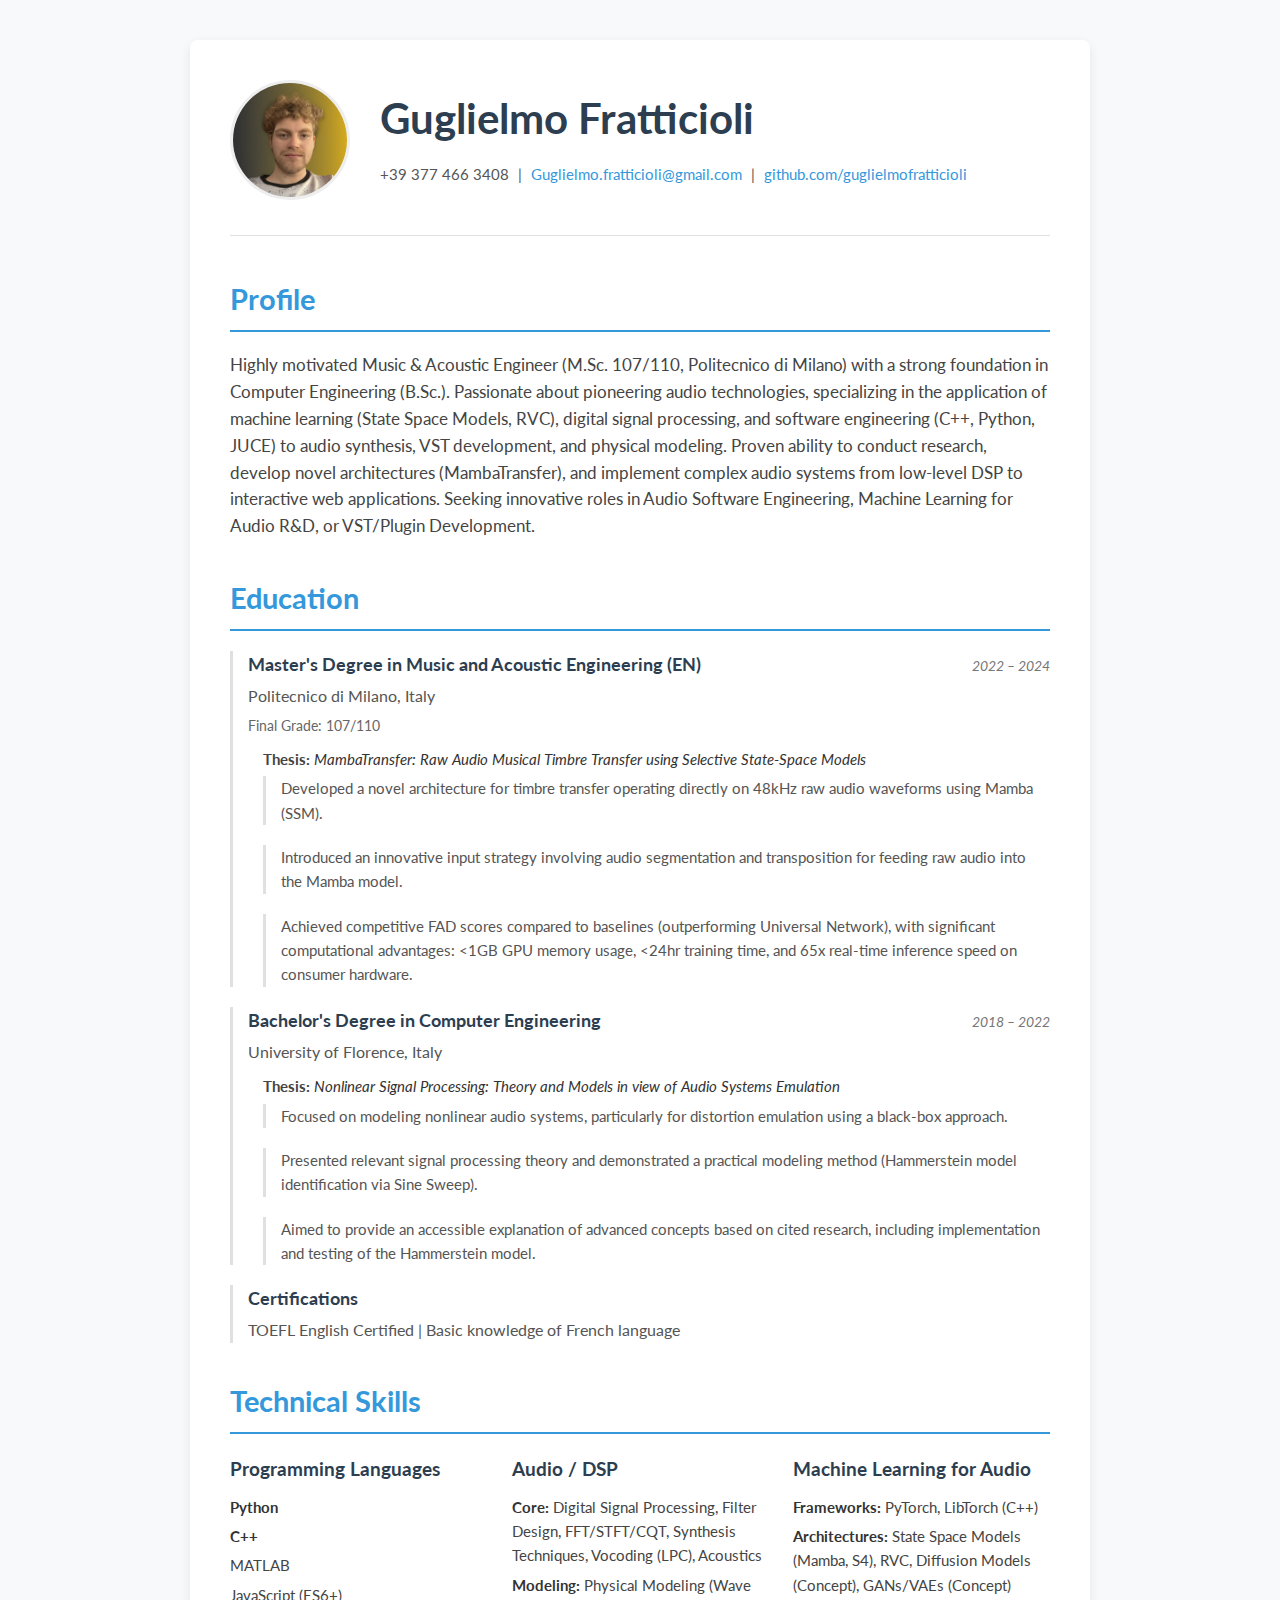
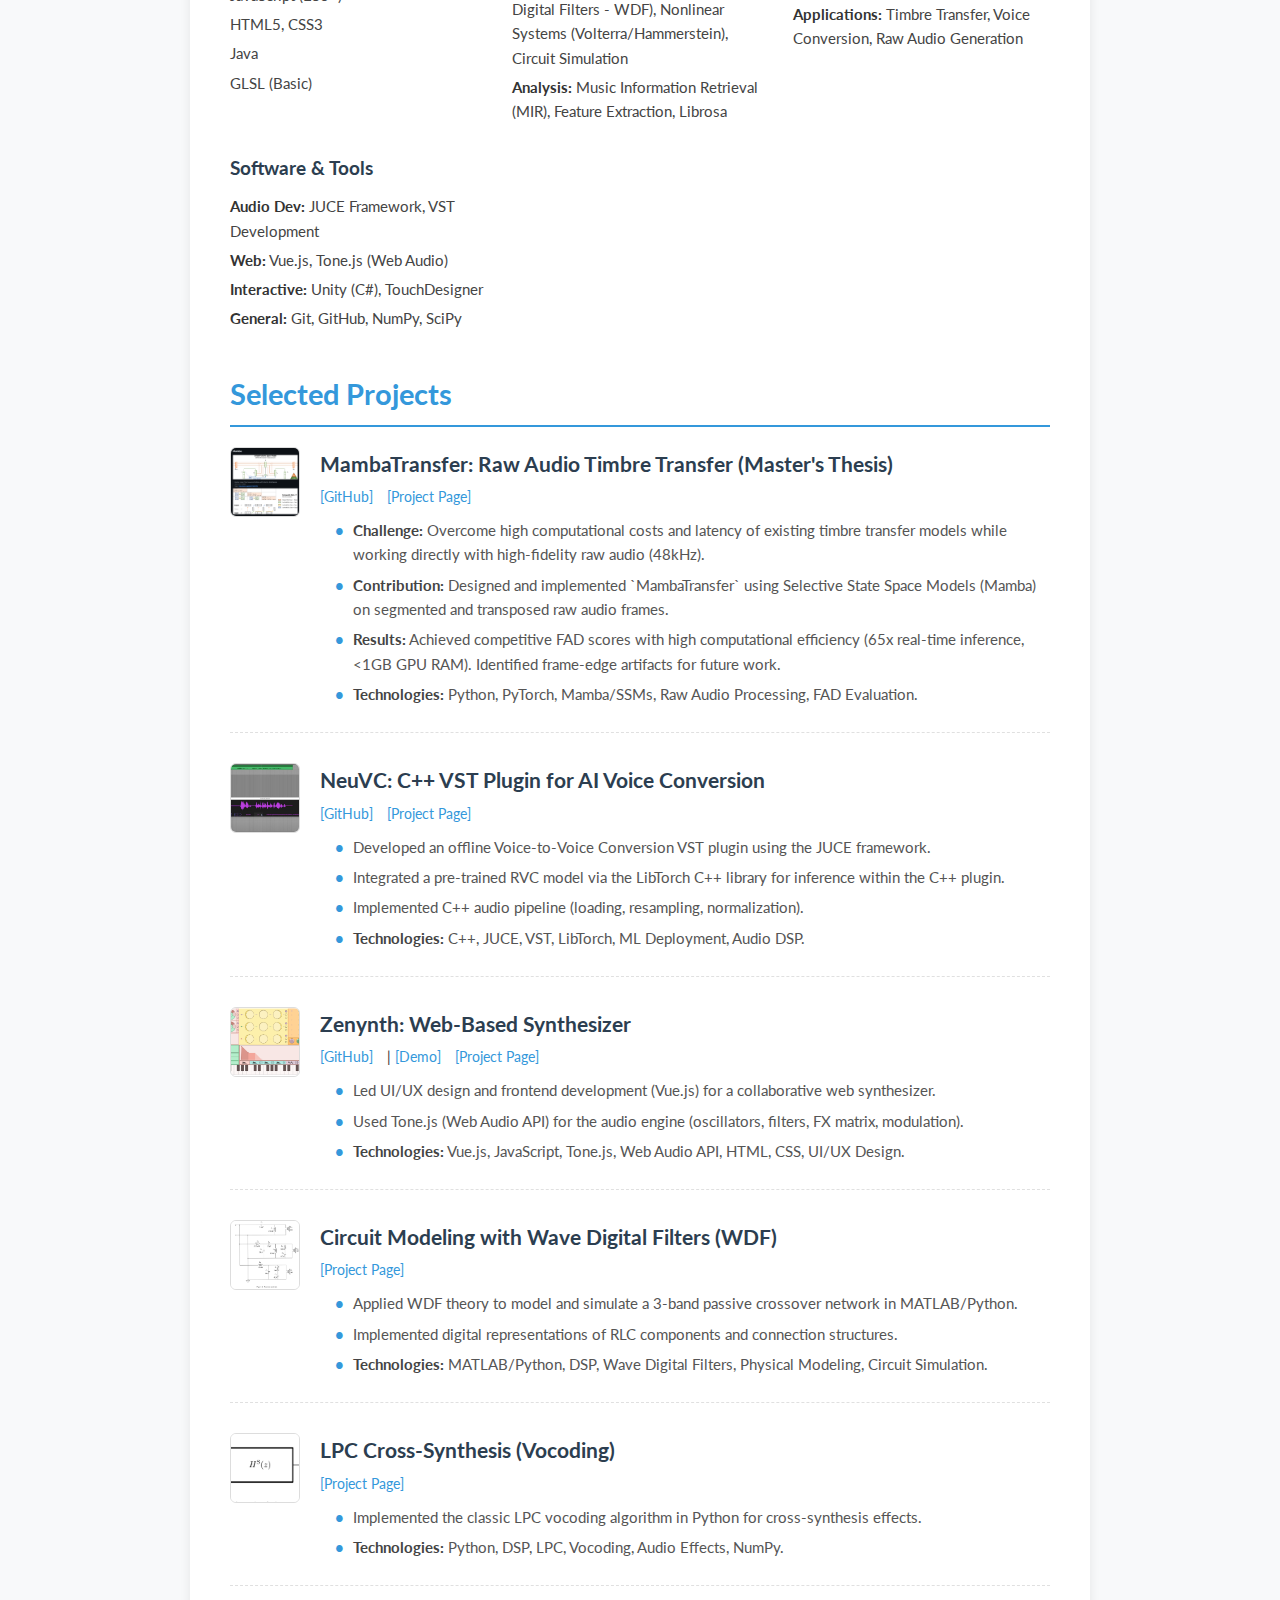
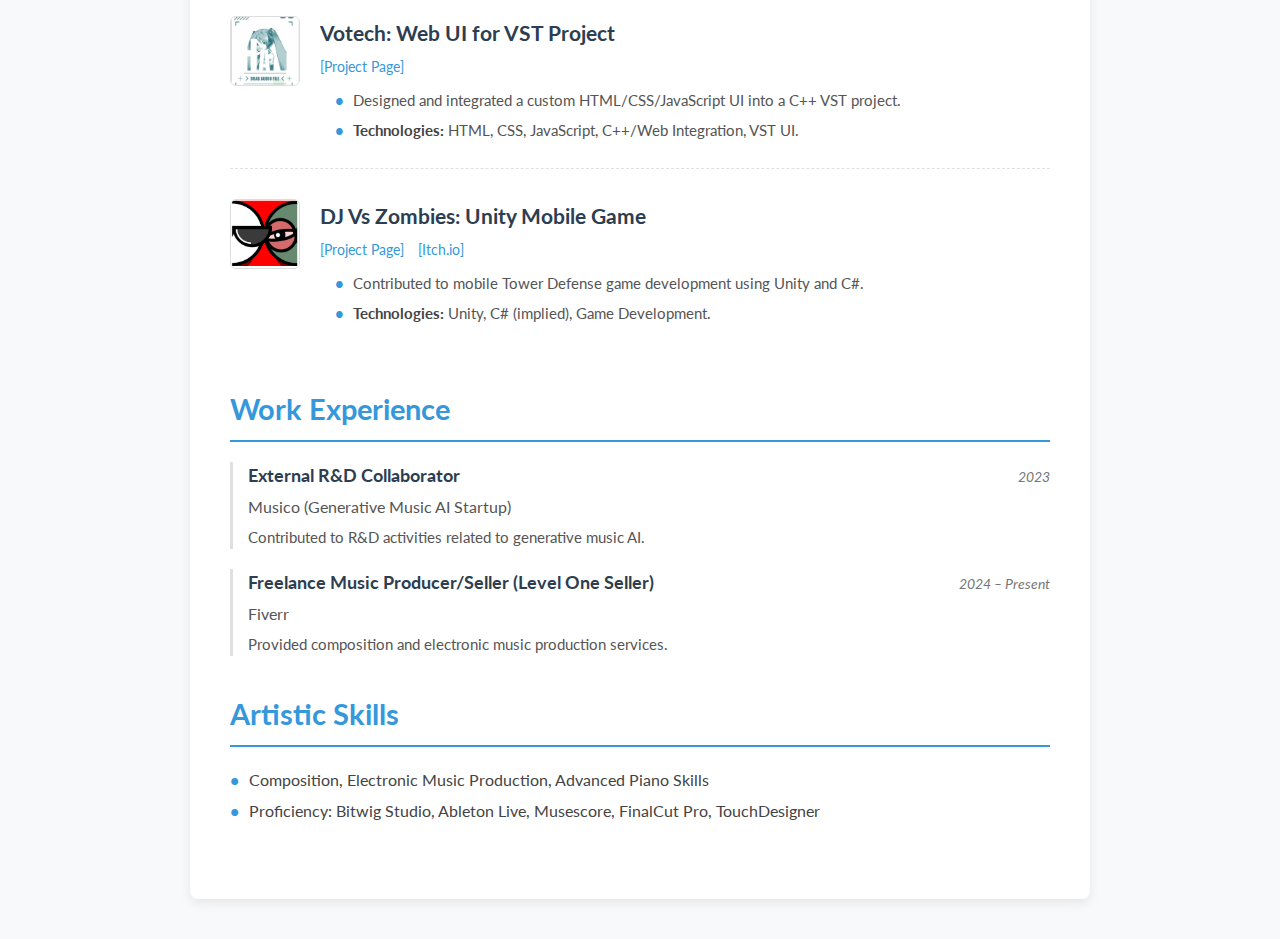
<file: curriculum.html>
<!DOCTYPE html>
<html lang="en">
<head>
    <meta charset="UTF-8">
    <meta name="viewport" content="width=device-width, initial-scale=1.0">
    <title>Guglielmo Fratticioli - Curriculum Vitae</title>
    <link rel="preconnect" href="https://fonts.googleapis.com">
    <link rel="preconnect" href="https://fonts.gstatic.com" crossorigin>
    <link href="https://fonts.googleapis.com/css2?family=Lato:ital,wght@0,300;0,400;0,700;1,400&display=swap" rel="stylesheet">
    <style>
        /* Basic Reset & Body Styles */
        * {
            box-sizing: border-box;
            margin: 0;
            padding: 0;
        }

        body {
            font-family: 'Lato', sans-serif;
            line-height: 1.6;
            color: #333;
            background-color: #f8f9fa; /* Light grey background */
            padding: 20px;
        }

        .cv-container {
            max-width: 900px;
            margin: 20px auto;
            background-color: #ffffff; /* White background for the CV */
            padding: 40px;
            border-radius: 8px;
            box-shadow: 0 4px 12px rgba(0, 0, 0, 0.08);
        }

        /* Header Styles */
        header {
           /* text-align: center; */ /* Align text left now */
            margin-bottom: 40px;
            border-bottom: 1px solid #e0e0e0;
            padding-bottom: 20px;
            overflow: auto; /* Clear float */
        }

        #profile-pic {
            float: left;
            width: 120px; /* Adjust size as needed */
            height: 120px;
            border-radius: 50%; /* Make it circular */
            object-fit: cover; /* Crop image to fit circle */
            margin-right: 30px;
            margin-bottom: 15px;
            border: 3px solid #eee; /* Optional subtle border */
        }

        .header-content {
             overflow: hidden; /* Contain text content */
             text-align: left;
        }


        header h1 {
            font-size: 2.6em; /* Slightly smaller to fit next to pic */
            margin-bottom: 10px;
            color: #2c3e50; /* Dark blue-grey */
            font-weight: 700;
            margin-top: 5px; /* Adjust vertical alignment */
        }

        .contact-info {
            font-size: 0.95em;
            color: #555;
            margin-top: 5px;
        }

        .contact-info span {
            margin: 0 5px;
             display: inline-block; /* Keep inline */
             margin-bottom: 3px; /* Add spacing if they wrap */
        }
        .contact-info span:first-child {
             margin-left: 0;
        }


        .contact-info a {
            color: #3498db; /* Professional blue */
            text-decoration: none;
            transition: color 0.3s ease;
        }

        .contact-info a:hover {
            color: #2980b9; /* Darker blue on hover */
            text-decoration: underline;
        }

        /* Section Styles */
        section {
            margin-bottom: 35px;
        }

        section h2 {
            font-size: 1.8em;
            color: #3498db; /* Accent blue */
            margin-bottom: 20px;
            padding-bottom: 8px;
            border-bottom: 2px solid #3498db;
            font-weight: 700;
        }

        /* Profile Section */
        #profile p {
            font-size: 1.05em;
            color: #444;
        }

        /* Education & Experience Styles */
        #education ul, #experience ul {
            list-style: none;
            padding-left: 0;
        }

        #education li, #experience li {
            margin-bottom: 20px;
            padding-left: 15px;
            border-left: 3px solid #e0e0e0; /* Subtle left border */
        }

        .item-header {
            display: flex;
            justify-content: space-between;
            align-items: baseline;
            margin-bottom: 4px;
            flex-wrap: wrap; /* Allow wrapping on small screens */
        }

        .item-header strong {
            font-size: 1.1em;
            color: #2c3e50;
            font-weight: 700;
            margin-right: 10px; /* Space between title and date */
        }

        .date {
            font-size: 0.9em;
            color: #777;
            font-style: italic;
            white-space: nowrap; /* Prevent date from breaking */
        }

        .institution {
            font-weight: 400;
            color: #555;
            margin-bottom: 5px;
        }

        .grade {
            font-size: 0.9em;
            color: #666;
            margin-bottom: 8px;
        }

        .thesis {
            margin-top: 10px;
            padding-left: 15px; /* Indent thesis details */
            font-size: 0.95em;
        }

        .thesis strong {
             font-weight: 700;
             color: #444;
        }

        .thesis ul {
            list-style: disc;
            padding-left: 20px; /* Indent bullet points */
            margin-top: 5px;
            color: #555;
        }
         .thesis li { /* Styling for thesis bullet points */
            margin-bottom: 4px;
        }

        #experience p { /* Description in experience */
            font-size: 0.95em;
            color: #555;
            margin-top: 5px;
        }


        /* Skills Section */
        #skills .skills-grid {
            display: grid;
            grid-template-columns: repeat(auto-fit, minmax(200px, 1fr)); /* Responsive grid */
            gap: 25px;
        }

        .skill-category h3 {
            font-size: 1.2em;
            color: #2c3e50;
            margin-bottom: 10px;
            font-weight: 700;
        }

        .skill-category ul {
            list-style: none;
            padding-left: 0;
        }

        .skill-category li {
            margin-bottom: 5px;
            font-size: 0.95em;
            color: #444;
        }
        .skill-category li strong { /* Bolded primary skills */
            font-weight: 700;
            color: #333;
        }


        /* Projects Section */
        #projects .project-item {
            margin-bottom: 30px; /* Increased spacing */
            padding-bottom: 20px;
            border-bottom: 1px dashed #e0e0e0; /* Separator */
            overflow: auto; /* Clear float for the image */
        }
        #projects .project-item:last-child {
            border-bottom: none; /* No border for the last item */
             margin-bottom: 0;
        }

        .project-image {
            float: left;
            width: 70px; /* Square image size */
            height: 70px;
            object-fit: cover; /* Crop to fit square */
            margin-right: 20px;
            margin-bottom: 10px;
            border-radius: 6px; /* Slightly rounded corners */
             border: 1px solid #ddd; /* Optional subtle border */
        }

        .project-content {
             overflow: hidden; /* To contain text next to floated image */
        }

        #projects h3 {
            font-size: 1.3em;
            color: #2c3e50;
            margin-bottom: 5px; /* Reduced margin */
            font-weight: 700;
        }

        #projects p { /* For the links */
            margin-bottom: 10px;
            font-size: 0.9em;
        }

        #projects a {
            color: #3498db;
            text-decoration: none;
            margin-right: 10px;
            font-weight: 400;
        }
        #projects a:hover {
            text-decoration: underline;
             color: #2980b9;
        }


        #projects ul {
            list-style: none;
            padding-left: 15px; /* Indentation */
            margin-top: 8px;
        }

        #projects li {
            margin-bottom: 6px;
            font-size: 0.95em;
            color: #555;
            position: relative; /* For potential custom bullets */
            padding-left: 1.2em; /* Space for potential custom bullet */
        }
        #projects li::before {
            content: '•'; /* Simple bullet point */
            color: #3498db; /* Accent color */
            font-weight: bold;
            display: inline-block;
            position: absolute;
            left: 0;
            top: 0;
        }

        #projects li strong { /* Tech keywords */
            font-weight: 700;
            color: #444;
        }


        /* Artistic Skills */
        #artistic-skills ul {
            list-style: none;
            padding-left: 0;
        }
        #artistic-skills li {
            margin-bottom: 5px;
            font-size: 1em;
            color: #444;
            position: relative;
             padding-left: 1.2em;
        }
         #artistic-skills li::before {
            content: '•'; /* Simple bullet point */
            color: #3498db; /* Accent color */
            font-weight: bold;
            display: inline-block;
            position: absolute;
            left: 0;
            top: 0;
        }


        /* Responsive Adjustments */
        @media (max-width: 768px) {
            .cv-container {
                padding: 25px;
            }

            header {
                text-align: left; /* Align left on medium screens too */
            }

            header h1 {
                font-size: 2.2em;
            }

            #profile-pic {
                width: 100px;
                height: 100px;
                margin-right: 20px;
            }

            section h2 {
                font-size: 1.5em;
            }

            #skills .skills-grid {
                grid-template-columns: 1fr; /* Stack skills */
            }

            .item-header {
                 align-items: flex-start;
            }
            .date {
                 margin-left: auto;
                 padding-left: 10px;
            }
             .project-image {
                 width: 60px;
                 height: 60px;
                 margin-right: 15px;
             }
             #projects h3 {
                 font-size: 1.2em;
             }
        }

        @media (max-width: 480px) {
             body {
                padding: 10px;
            }
            .cv-container {
                padding: 15px;
            }

            header {
                 text-align: center; /* Center header content on mobile */
            }

             #profile-pic {
                float: none; /* Stack profile pic */
                display: block;
                margin: 0 auto 15px auto; /* Center it */
                width: 100px;
                height: 100px;
            }
            .header-content {
                 text-align: center;
            }

             header h1 {
                font-size: 1.8em;
                 margin-top: 0;
            }
            .contact-info {
                font-size: 0.9em;
            }
             .contact-info span {
                display: block; /* Stack contact info */
                margin: 3px 0;
            }
            .contact-info span:first-child {
                margin-top: 10px;
            }
             section h2 {
                font-size: 1.3em;
            }
             .item-header strong {
                 font-size: 1em;
             }
             .item-header {
                  flex-direction: column; /* Stack title and date */
                  align-items: flex-start;
             }
              .date {
                 width: 100%;
                 text-align: left;
                 margin-left: 0;
                 padding-left: 0;
                 margin-top: 3px;
             }

             .project-image {
                 float: none; /* Stack project image */
                 display: block;
                 margin: 0 auto 10px auto; /* Center */
                  width: 80px;
                 height: 80px;
             }
             .project-content {
                  text-align: center; /* Center project text */
             }
             #projects ul {
                 padding-left: 0; /* Remove indent for centered text */
                 text-align: left; /* Keep list text left-aligned */
             }
             #projects li {
                 padding-left: 1.2em; /* Maintain space for bullet */
             }
        }
    </style>
</head>
<body>
    <div class="cv-container">
        <header>
             <!-- !! REPLACE 'images/profile.jpg' with the actual path to your profile picture !! -->
            <img src="images/CVProfile.jpeg" alt="Profile photo of Guglielmo Fratticioli" id="profile-pic">
            <div class="header-content">
                <h1>Guglielmo Fratticioli</h1>
                <div class="contact-info">
                    <span>+39 377 466 3408</span> |
                    <span><a href="mailto:Guglielmo.fratticioli@gmail.com">Guglielmo.fratticioli@gmail.com</a></span> |
                    <span><a href="https://github.com/guglielmofratticioli" target="_blank" rel="noopener noreferrer">github.com/guglielmofratticioli</a></span>
                    <!-- | <span><a href="[Your LinkedIn URL]" target="_blank" rel="noopener noreferrer">LinkedIn</a></span> -->
                    <!-- | <span><a href="[Your Portfolio URL]" target="_blank" rel="noopener noreferrer">Portfolio</a></span> -->
                </div>
            </div>
        </header>

        <section id="profile">
            <h2>Profile</h2>
            <p>
                Highly motivated Music & Acoustic Engineer (M.Sc. 107/110, Politecnico di Milano) with a strong foundation in Computer Engineering (B.Sc.). Passionate about pioneering audio technologies, specializing in the application of machine learning (State Space Models, RVC), digital signal processing, and software engineering (C++, Python, JUCE) to audio synthesis, VST development, and physical modeling. Proven ability to conduct research, develop novel architectures (MambaTransfer), and implement complex audio systems from low-level DSP to interactive web applications. Seeking innovative roles in Audio Software Engineering, Machine Learning for Audio R&D, or VST/Plugin Development.
            </p>
        </section>

        <section id="education">
            <h2>Education</h2>
            <ul>
                <li>
                    <div class="item-header">
                        <strong>Master's Degree in Music and Acoustic Engineering (EN)</strong>
                        <span class="date">2022 – 2024</span>
                    </div>
                    <div class="institution">Politecnico di Milano, Italy</div>
                    <div class="grade">Final Grade: 107/110</div>
                    <div class="thesis">
                        <strong>Thesis:</strong> <em>MambaTransfer: Raw Audio Musical Timbre Transfer using Selective State-Space Models</em>
                        <ul>
                            <li>Developed a novel architecture for timbre transfer operating directly on 48kHz raw audio waveforms using Mamba (SSM).</li>
                            <li>Introduced an innovative input strategy involving audio segmentation and transposition for feeding raw audio into the Mamba model.</li>
                            <li>Achieved competitive FAD scores compared to baselines (outperforming Universal Network), with significant computational advantages: <1GB GPU memory usage, <24hr training time, and 65x real-time inference speed on consumer hardware.</li>
                        </ul>
                    </div>
                </li>
                <li>
                    <div class="item-header">
                        <strong>Bachelor's Degree in Computer Engineering</strong>
                        <span class="date">2018 – 2022</span>
                    </div>
                    <div class="institution">University of Florence, Italy</div>
                     <!-- Added Bachelor Thesis Information -->
                     <div class="thesis">
                        <strong>Thesis:</strong> <em>Nonlinear Signal Processing: Theory and Models in view of Audio Systems Emulation</em>
                        <ul>
                            <li>Focused on modeling nonlinear audio systems, particularly for distortion emulation using a black-box approach.</li>
                            <li>Presented relevant signal processing theory and demonstrated a practical modeling method (Hammerstein model identification via Sine Sweep).</li>
                            <li>Aimed to provide an accessible explanation of advanced concepts based on cited research, including implementation and testing of the Hammerstein model.</li>
                             <!-- Optional: Add link if the thesis PDF is available online -->
                             <!-- <li><a href="[Link to Thesis PDF/Repo]" target="_blank" rel="noopener noreferrer">[View Thesis]</a></li> -->
                        </ul>
                    </div>
                    <!-- End of Added Bachelor Thesis Information -->
                </li>
                 <li>
                    <div class="item-header">
                        <strong>Certifications</strong>
                    </div>
                     <div class="institution">TOEFL English Certified | Basic knowledge of French language</div>
                </li>
            </ul>
        </section>

        <section id="skills">
            <h2>Technical Skills</h2>
            <div class="skills-grid">
                <div class="skill-category">
                    <h3>Programming Languages</h3>
                    <ul>
                        <li><strong>Python</strong></li>
                        <li><strong>C++</strong></li>
                        <li>MATLAB</li>
                        <li>JavaScript (ES6+)</li>
                        <li>HTML5, CSS3</li>
                        <li>Java</li>
                        <li>GLSL (Basic)</li>
                    </ul>
                </div>
                <div class="skill-category">
                    <h3>Audio / DSP</h3>
                    <ul>
                        <li><strong>Core:</strong> Digital Signal Processing, Filter Design, FFT/STFT/CQT, Synthesis Techniques, Vocoding (LPC), Acoustics</li>
                        <li><strong>Modeling:</strong> Physical Modeling (Wave Digital Filters - WDF), Nonlinear Systems (Volterra/Hammerstein), Circuit Simulation</li>
                        <li><strong>Analysis:</strong> Music Information Retrieval (MIR), Feature Extraction, Librosa</li>
                    </ul>
                </div>
                 <div class="skill-category">
                    <h3>Machine Learning for Audio</h3>
                    <ul>
                        <li><strong>Frameworks:</strong> PyTorch, LibTorch (C++)</li>
                        <li><strong>Architectures:</strong> State Space Models (Mamba, S4), RVC, Diffusion Models (Concept), GANs/VAEs (Concept)</li>
                        <li><strong>Applications:</strong> Timbre Transfer, Voice Conversion, Raw Audio Generation</li>
                    </ul>
                </div>
                <div class="skill-category">
                    <h3>Software & Tools</h3>
                    <ul>
                         <li><strong>Audio Dev:</strong> JUCE Framework, VST Development</li>
                         <li><strong>Web:</strong> Vue.js, Tone.js (Web Audio)</li>
                         <li><strong>Interactive:</strong> Unity (C#), TouchDesigner</li>
                         <li><strong>General:</strong> Git, GitHub, NumPy, SciPy</li>
                    </ul>
                </div>
            </div>
        </section>

        <section id="projects">
            <h2>Selected Projects</h2>
            <div class="project-item">
                 <!-- !! REPLACE 'images/mamba_transfer.png' with your project image path !! -->
                <img src="images/MambaTransfer.png" alt="MambaTransfer Project Icon" class="project-image">
                <div class="project-content">
                    <h3>MambaTransfer: Raw Audio Timbre Transfer (Master's Thesis)</h3>
                    <p>
                        <a href="https://github.com/guglielmofratticioli/MambaTransfer" target="_blank" rel="noopener noreferrer">[GitHub]</a>
                        <a href="https://guglielmo-fratticioli.notion.site/MambaTransfer-17788a034d908005afd5dabc96d3ab03" target="_blank" rel="noopener noreferrer">[Project Page]</a>
                    </p>
                    <ul>
                        <li><strong>Challenge:</strong> Overcome high computational costs and latency of existing timbre transfer models while working directly with high-fidelity raw audio (48kHz).</li>
                        <li><strong>Contribution:</strong> Designed and implemented `MambaTransfer` using Selective State Space Models (Mamba) on segmented and transposed raw audio frames.</li>
                        <li><strong>Results:</strong> Achieved competitive FAD scores with high computational efficiency (65x real-time inference, <1GB GPU RAM). Identified frame-edge artifacts for future work.</li>
                        <li><strong>Technologies:</strong> Python, PyTorch, Mamba/SSMs, Raw Audio Processing, FAD Evaluation.</li>
                    </ul>
                </div>
            </div>
            <div class="project-item">
                 <!-- !! REPLACE 'images/neu_vc.png' with your project image path !! -->
                 <img src="images/NeuVC.png" alt="NeuVC Project Icon" class="project-image">
                 <div class="project-content">
                    <h3>NeuVC: C++ VST Plugin for AI Voice Conversion</h3>
                    <p>
                        <a href="https://github.com/guglielmofratticioli/NeuVC" target="_blank" rel="noopener noreferrer">[GitHub]</a>
                        <a href="https://guglielmo-fratticioli.notion.site/Singing-Voice-Conversion-C-17788a034d90803a8879c8b0dfff6dd8?pvs=74" target="_blank" rel="noopener noreferrer">[Project Page]</a>
                    </p>
                    <ul>
                        <li>Developed an offline Voice-to-Voice Conversion VST plugin using the JUCE framework.</li>
                        <li>Integrated a pre-trained RVC model via the LibTorch C++ library for inference within the C++ plugin.</li>
                        <li>Implemented C++ audio pipeline (loading, resampling, normalization).</li>
                        <li><strong>Technologies:</strong> C++, JUCE, VST, LibTorch, ML Deployment, Audio DSP.</li>
                    </ul>
                </div>
            </div>
             <div class="project-item">
                 <!-- !! REPLACE 'images/zenynth.png' with your project image path !! -->
                 <img src="images/Zenynth.png" alt="Zenynth Project Icon" class="project-image">
                 <div class="project-content">
                    <h3>Zenynth: Web-Based Synthesizer</h3>
                    <p>
                        <a href="https://github.com/guglielmofratticioli/zenyth" target="_blank" rel="noopener noreferrer">[GitHub]</a> |
                        <a href="https://eliapirrello.github.io/zenyth/" target="_blank" rel="noopener noreferrer">[Demo]</a>
                        <a href="https://www.notion.so/guglielmo-fratticioli/Zenynth-Web-based-Synthesizer-17788a034d90804cbddfdeeb88578d31" target="_blank" rel="noopener noreferrer">[Project Page]</a>
                    </p>
                    <ul>
                        <li>Led UI/UX design and frontend development (Vue.js) for a collaborative web synthesizer.</li>
                        <li>Used Tone.js (Web Audio API) for the audio engine (oscillators, filters, FX matrix, modulation).</li>
                        <li><strong>Technologies:</strong> Vue.js, JavaScript, Tone.js, Web Audio API, HTML, CSS, UI/UX Design.</li>
                    </ul>
                </div>
            </div>
            <div class="project-item">
                 <!-- !! REPLACE 'images/wdf_circuit.png' with your project image path !! -->
                 <img src="images/WDF_Crossover.png" alt="WDF Circuit Modeling Icon" class="project-image">
                 <div class="project-content">
                    <h3>Circuit Modeling with Wave Digital Filters (WDF)</h3>
                    <p>
                        <a href="https://guglielmo-fratticioli.notion.site/Crossover-circuit-modeled-with-WDF-theory-17688a034d9080aab763f1432583e730" target="_blank" rel="noopener noreferrer">[Project Page]</a>
                    </p>                    
                    <ul>
                        <li>Applied WDF theory to model and simulate a 3-band passive crossover network in MATLAB/Python.</li>
                        <li>Implemented digital representations of RLC components and connection structures.</li>
                        <li><strong>Technologies:</strong> MATLAB/Python, DSP, Wave Digital Filters, Physical Modeling, Circuit Simulation.</li>
                    </ul>
                 </div>
            </div>
             <div class="project-item">
                 <!-- !! REPLACE 'images/lpc_vocoder.png' with your project image path !! -->
                 <img src="images/LPC.png" alt="LPC Vocoder Icon" class="project-image">
                 <div class="project-content">
                    <h3>LPC Cross-Synthesis (Vocoding)</h3>
                    <p>
                        <a href="https://guglielmo-fratticioli.notion.site/LPC-cross-synthesis-Vocoding-17688a034d90808e9d13c3102735b8e3" target="_blank" rel="noopener noreferrer">[Project Page]</a>
                    </p>                      
                    <ul>
                        <li>Implemented the classic LPC vocoding algorithm in Python for cross-synthesis effects.</li>
                         <li><strong>Technologies:</strong> Python, DSP, LPC, Vocoding, Audio Effects, NumPy.</li>
                    </ul>
                 </div>
            </div>
             <div class="project-item">
                  <!-- !! REPLACE 'images/votech_ui.png' with your project image path !! -->
                 <img src="images/Votech.png" alt="Votech UI Icon" class="project-image">
                 <div class="project-content">
                    <h3>Votech: Web UI for VST Project</h3>
                    <p>
                        <a href="https://www.notion.so/guglielmo-fratticioli/Votech-Project-17788a034d9080a89c77cc6b9ef69356" target="_blank" rel="noopener noreferrer">[Project Page]</a>
                    </p> 
                    <ul>
                        <li>Designed and integrated a custom HTML/CSS/JavaScript UI into a C++ VST project.</li>
                        <li><strong>Technologies:</strong> HTML, CSS, JavaScript, C++/Web Integration, VST UI.</li>
                    </ul>
                 </div>
            </div>
             <div class="project-item">
                  <!-- !! REPLACE 'images/dj_zombies.png' with your project image path !! -->
                 <img src="images/DJVsZombies.png" alt="DJ Vs Zombies Icon" class="project-image">
                 <div class="project-content">
                    <h3>DJ Vs Zombies: Unity Mobile Game</h3>
                    <p>
                        <a href="https://www.notion.so/guglielmo-fratticioli/DJ-Vs-Zombies-Unity-17788a034d9080e6b3a7cae34f1df527" rel="noopener noreferrer">[Project Page]</a>
                        <a href="https://polimi-game-collective.itch.io/dj-vs-zombies" rel="noopener noreferrer">[Itch.io]</a>
                    </p>                      
                    <ul>
                        <li>Contributed to mobile Tower Defense game development using Unity and C#.</li>
                         <li><strong>Technologies:</strong> Unity, C# (implied), Game Development.</li>
                    </ul>
                 </div>
            </div>
        </section>

        <section id="experience">
            <h2>Work Experience</h2>
             <ul>
                <li>
                    <div class="item-header">
                        <strong>External R&D Collaborator</strong>
                        <span class="date">2023</span>
                    </div>
                    <div class="institution">Musico (Generative Music AI Startup)</div>
                     <p>Contributed to R&D activities related to generative music AI.</p>
                </li>
                 <li>
                    <div class="item-header">
                        <strong>Freelance Music Producer/Seller (Level One Seller)</strong>
                        <span class="date">2024 – Present</span>
                    </div>
                    <div class="institution">Fiverr</div>
                     <p>Provided composition and electronic music production services.</p>
                </li>
            </ul>
        </section>

        <section id="artistic-skills">
            <h2>Artistic Skills</h2>
            <ul>
                <li>Composition, Electronic Music Production, Advanced Piano Skills</li>
                <li>Proficiency: Bitwig Studio, Ableton Live, Musescore, FinalCut Pro, TouchDesigner</li>
            </ul>
        </section>

    </div> <!-- /cv-container -->
</body>
</html>
</file>
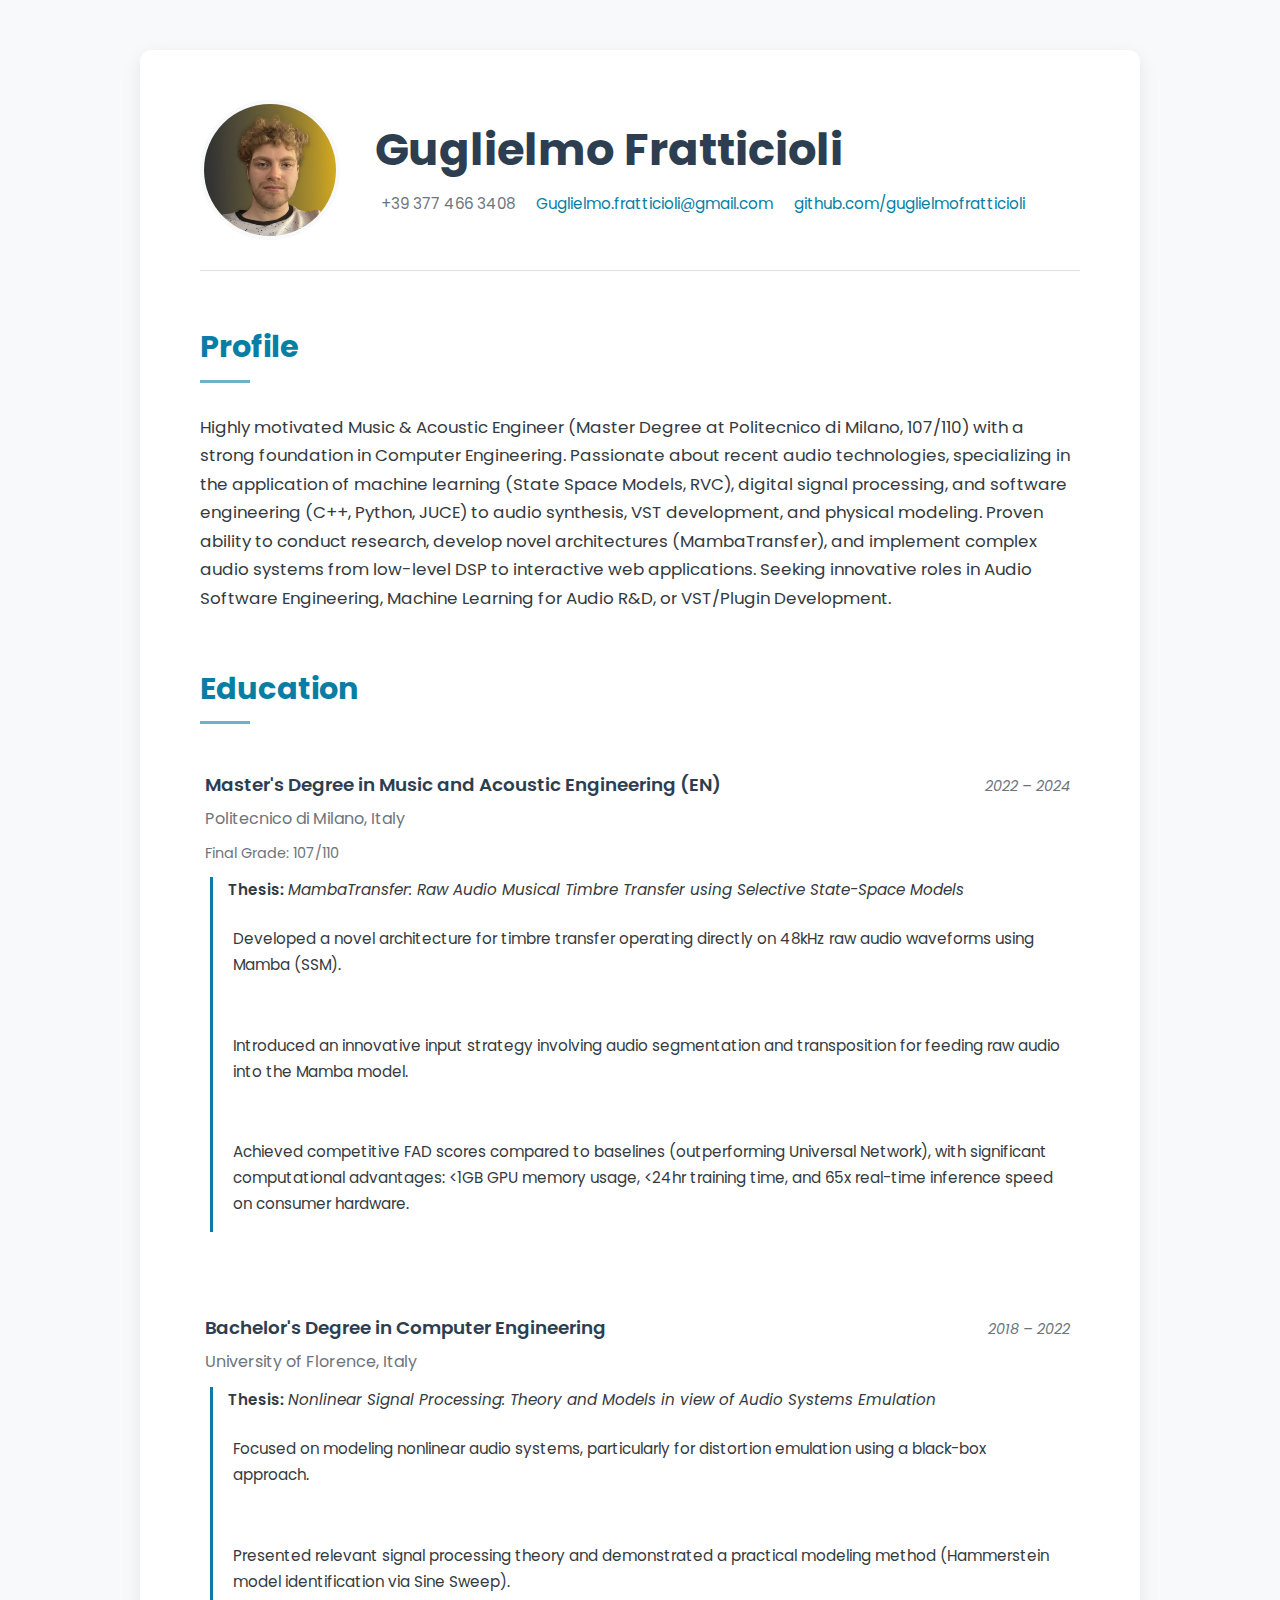
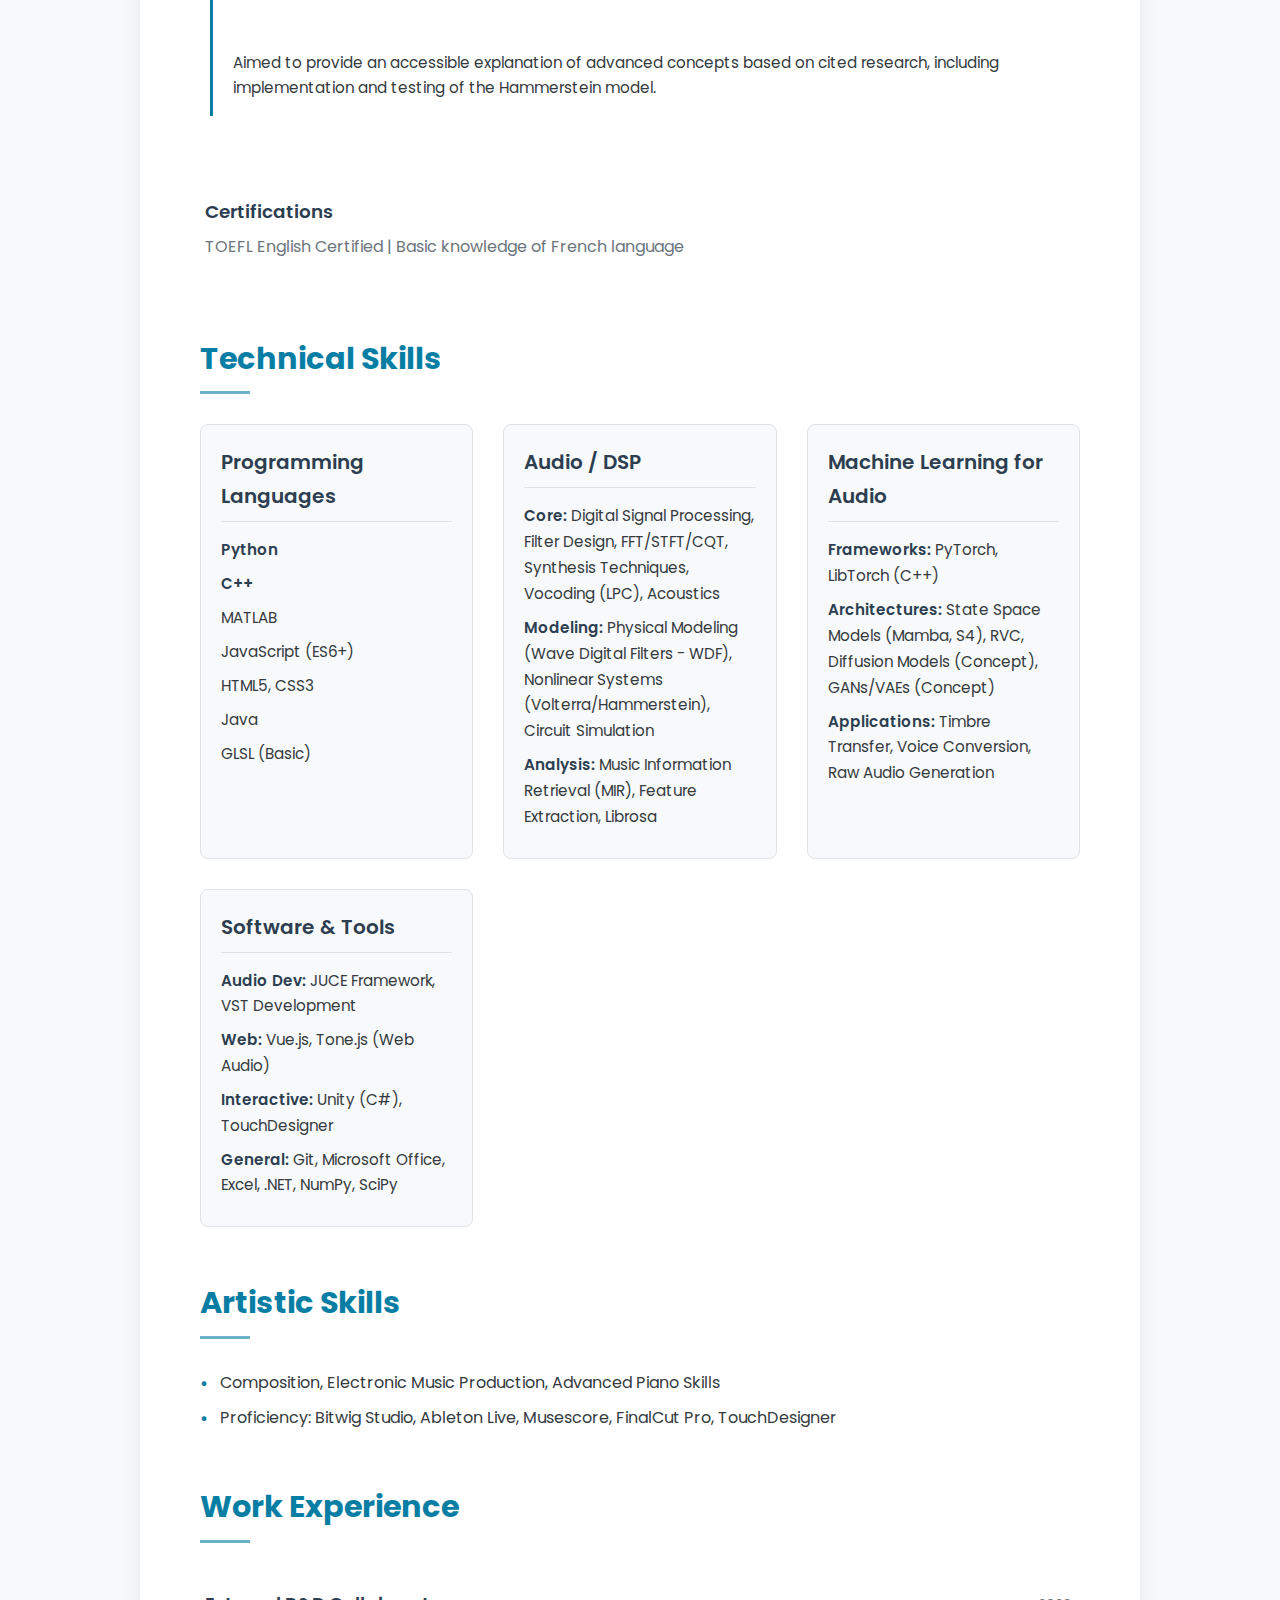
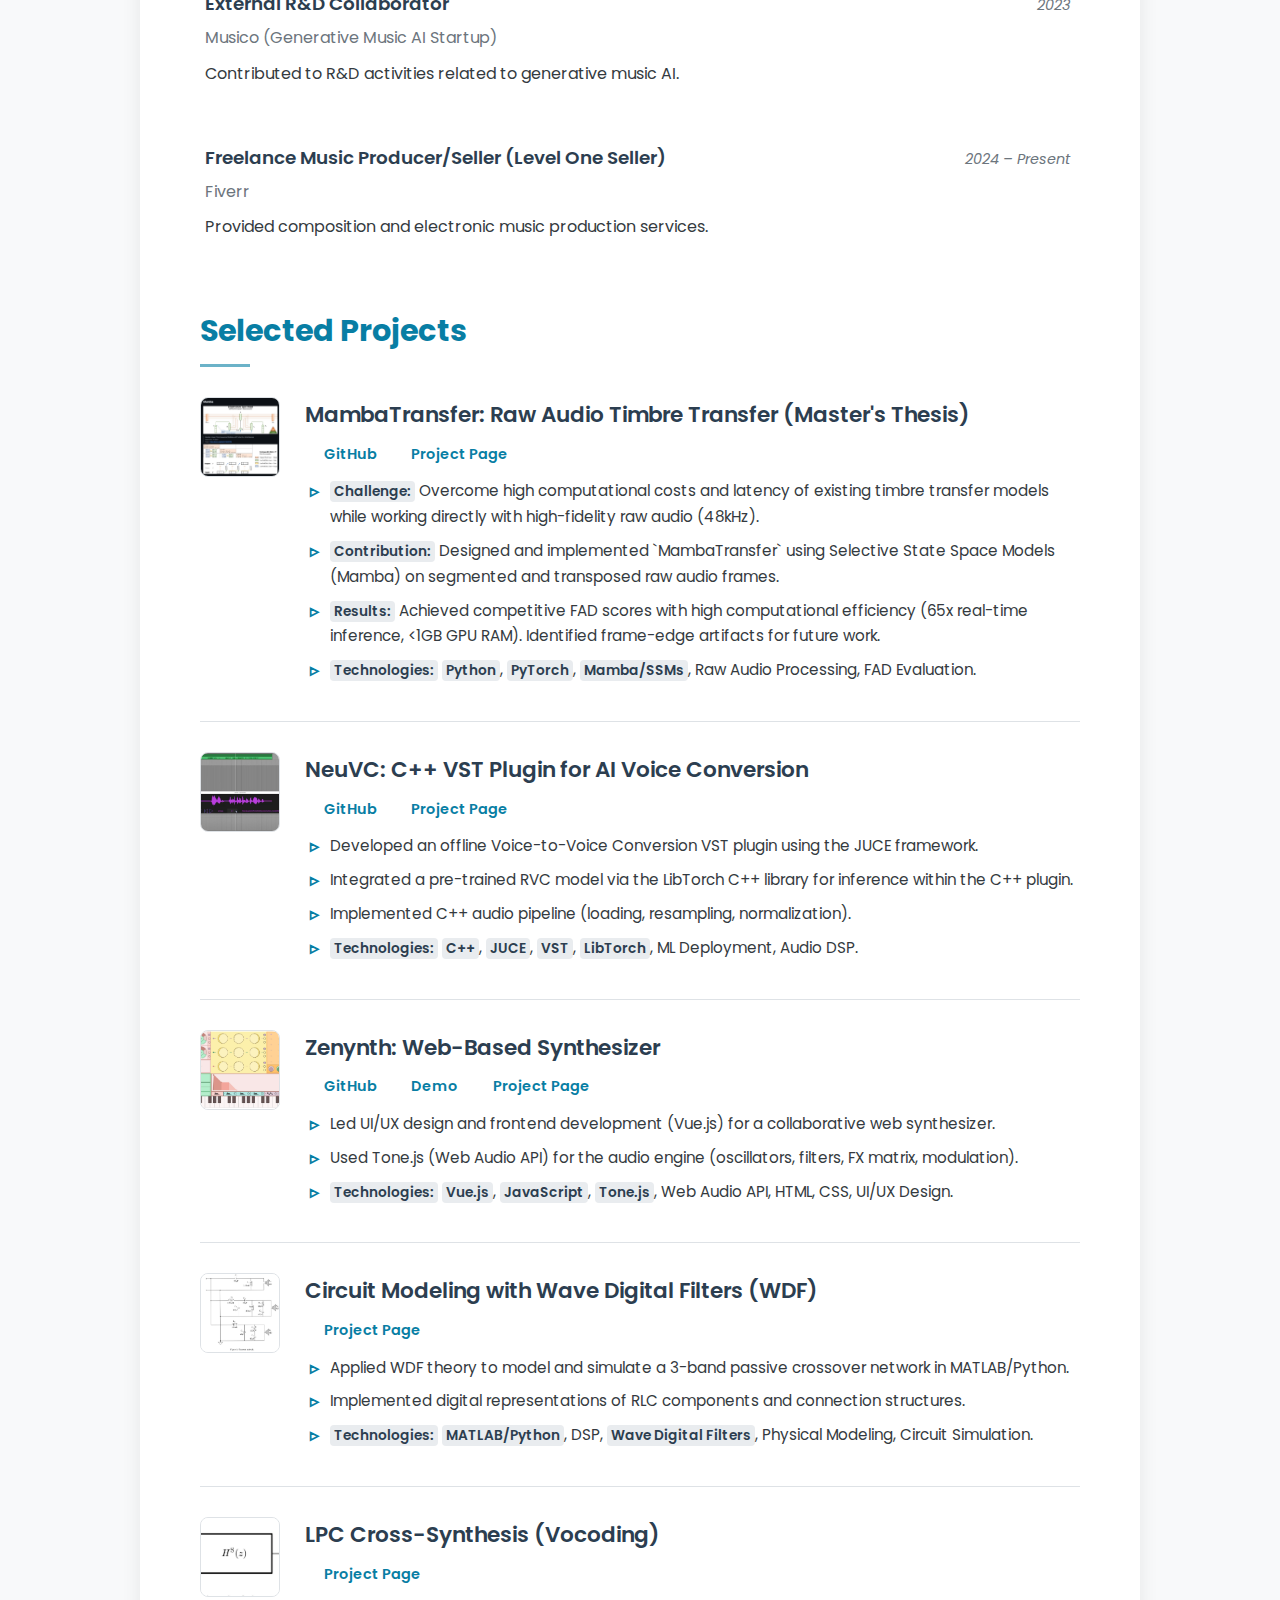
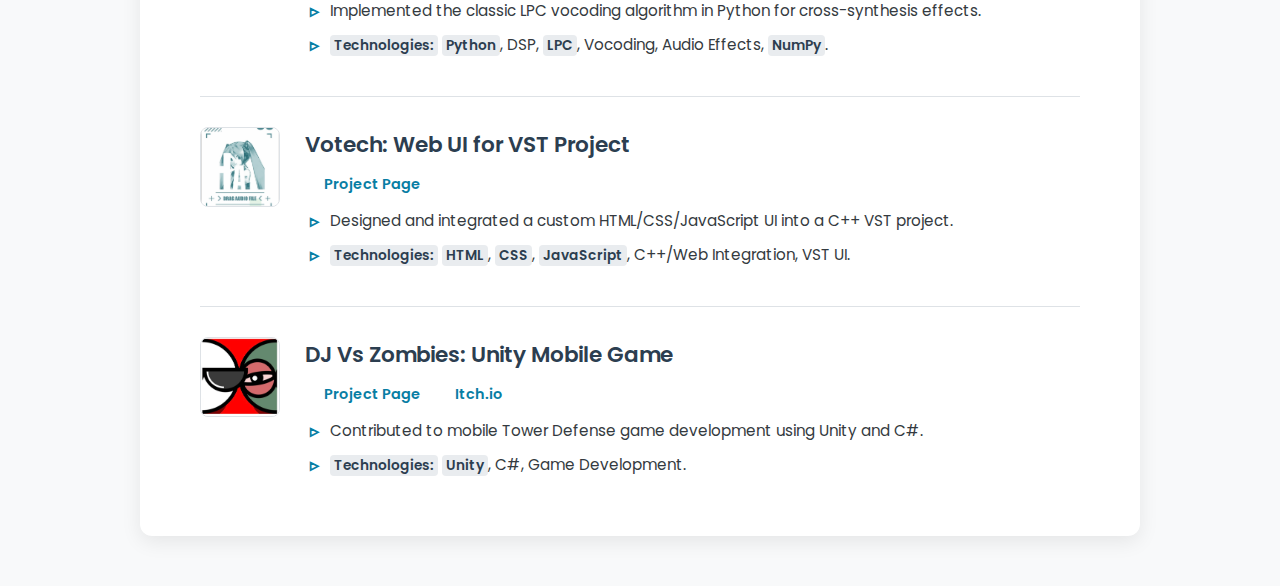
<file: curriculum2.html>
<!DOCTYPE html>
<html lang="en">
<head>
    <meta charset="UTF-8">
    <meta name="viewport" content="width=device-width, initial-scale=1.0">
    <title>Guglielmo Fratticioli - Portfolio</title>
    <!-- Modern Font -->
    <link rel="preconnect" href="https://fonts.googleapis.com">
    <link rel="preconnect" href="https://fonts.gstatic.com" crossorigin>
    <link href="https://fonts.googleapis.com/css2?family=Poppins:wght@300;400;600;700&display=swap" rel="stylesheet">
    <!-- Icons (Font Awesome) -->
    <link rel="stylesheet" href="https://cdnjs.cloudflare.com/ajax/libs/font-awesome/6.5.1/css/all.min.css" integrity="sha512-DTOQO9RWCH3ppGqcWaEA1BIZOC6xxalwEsw9c2QQeAIftl+Vegovlnee1c9QX4TctnWMn13TZye+giMm8e2LwA==" crossorigin="anonymous" referrerpolicy="no-referrer" />
    <style>
        /* Basic Reset & Modern Body Styles */
        * {
            box-sizing: border-box;
            margin: 0;
            padding: 0;
        }

        :root {
            /* Define CSS Variables for easier theme management */
            --primary-color: #087ea4; /* Modern Teal/Blue */
            --secondary-color: #2c3e50; /* Dark Blue-Grey (kept for some elements) */
            --text-color: #343a40; /* Darker Grey for better readability */
            --light-text-color: #6c757d; /* Lighter grey for secondary text */
            --background-light: #f8f9fa; /* Light grey page background */
            --background-white: #ffffff; /* White container background */
            --border-color: #dee2e6; /* Subtle border color */
            --font-primary: 'Poppins', sans-serif;
            --transition-speed: 0.3s;
        }

        html {
             scroll-behavior: smooth;
        }

        body {
            font-family: var(--font-primary);
            line-height: 1.7; /* Slightly increased line-height */
            color: var(--text-color);
            background-color: var(--background-light);
            padding: 20px;
            font-size: 16px; /* Base font size */
        }

        .cv-container {
            max-width: 1000px; /* Slightly wider */
            margin: 30px auto;
            background-color: var(--background-white);
            padding: 50px 60px; /* More padding */
            border-radius: 12px; /* Slightly more rounded */
            box-shadow: 0 6px 20px rgba(0, 0, 0, 0.08); /* Softer shadow */
        }

        /* Header Styles - Using Flexbox */
        header {
            display: flex;
            align-items: center; /* Vertically align items */
            gap: 35px; /* Space between image and text */
            margin-bottom: 50px;
            padding-bottom: 30px;
            border-bottom: 1px solid var(--border-color);
        }

        #profile-pic {
            width: 140px; /* Slightly larger */
            height: 140px;
            border-radius: 50%;
            object-fit: cover;
            border: 4px solid var(--background-light); /* Subtle border */
            flex-shrink: 0; /* Prevent image from shrinking */
        }

        .header-content {
             flex-grow: 1; /* Allow text content to take remaining space */
        }

        header h1 {
            font-size: 2.8em; /* Larger */
            margin-bottom: 8px;
            color: var(--secondary-color);
            font-weight: 700;
            line-height: 1.2;
        }

        .contact-info {
            font-size: 0.95em;
            color: var(--light-text-color);
            margin-top: 15px;
            display: flex;
            flex-wrap: wrap; /* Allow wrapping */
            gap: 8px 15px; /* Row and column gap */
        }

        .contact-info span {
            display: inline-flex; /* Use flex for icon alignment */
            align-items: center;
            gap: 6px; /* Space between icon and text */
        }
        .contact-info span i { /* Icon styling */
            color: var(--primary-color);
            font-size: 1.1em;
        }

        .contact-info a {
            color: var(--primary-color);
            text-decoration: none;
            font-weight: 400;
            transition: color var(--transition-speed) ease, text-decoration var(--transition-speed) ease;
        }

        .contact-info a:hover,
        .contact-info a:focus {
            color: var(--secondary-color);
            text-decoration: underline;
        }

        /* Section Styles */
        section {
            margin-bottom: 50px; /* Increased spacing */
        }
        section:last-of-type {
            margin-bottom: 0;
        }

        section h2 {
            font-size: 1.9em; /* Increased size */
            color: var(--primary-color);
            margin-bottom: 30px; /* Increased spacing */
            font-weight: 700;
            position: relative;
            padding-bottom: 10px;
        }
         /* Optional: Subtle underline effect for section titles */
         section h2::after {
            content: '';
            position: absolute;
            bottom: 0;
            left: 0;
            width: 50px;
            height: 3px;
            background-color: var(--primary-color);
            opacity: 0.6;
         }


        /* Profile Section */
        #profile p {
            font-size: 1.05em;
            color: var(--text-color);
        }

        /* Education & Experience Styles */
        #education ul, #experience ul {
            list-style: none;
            padding-left: 0;
        }

        #education li, #experience li {
            margin-bottom: 25px; /* Increased spacing */
            padding: 15px 10px 15px 5px; /* Add some padding for hover effects */
            border-radius: 6px;
            transition: background-color var(--transition-speed) ease;
        }
        /* Optional: Subtle hover effect
         #education li:hover, #experience li:hover {
            background-color: #f8f9fa;
         }
        */

        .item-header {
            display: flex;
            justify-content: space-between;
            align-items: baseline;
            margin-bottom: 5px;
            flex-wrap: wrap; /* Allow wrapping */
            gap: 5px 15px; /* Row and column gap */
        }

        .item-header strong {
            font-size: 1.15em; /* Slightly larger */
            color: var(--secondary-color);
            font-weight: 600; /* Slightly less heavy than 700 */
        }

        .date {
            font-size: 0.9em;
            color: var(--light-text-color);
            font-style: italic;
            white-space: nowrap;
            margin-left: auto; /* Push to the right */
            padding-left: 15px; /* Ensure space when wrapping */
        }

        .institution {
            font-weight: 400;
            color: var(--light-text-color);
            margin-bottom: 8px;
            font-size: 1em;
        }

        .grade {
            font-size: 0.9em;
            color: var(--light-text-color);
            margin-bottom: 10px;
        }

        .thesis {
            margin-top: 12px;
            padding-left: 10px; /* Indent thesis details */
            font-size: 0.95em;
            border-left: 3px solid var(--primary-color); /* Accent border */
            padding-left: 15px;
            margin-left: 5px;
        }

        .thesis strong {
             font-weight: 600;
             color: var(--text-color);
        }

        .thesis ul {
            list-style: disc;
            padding-left: 25px; /* Indent bullet points */
            margin-top: 8px;
            color: var(--text-color);
        }
        .thesis li {
            margin-bottom: 5px;
            padding: 0; /* Reset padding from parent li */
        }
        .thesis li::marker { /* Style the default bullets */
             color: var(--primary-color);
        }

        #experience p { /* Description in experience */
            font-size: 1em;
            color: var(--text-color);
            margin-top: 8px;
        }

        /* Skills Section */
        #skills .skills-grid {
            display: grid;
            grid-template-columns: repeat(auto-fit, minmax(220px, 1fr)); /* Responsive grid */
            gap: 30px; /* Increased gap */
        }

        .skill-category {
             padding: 20px;
             background-color: #f8f9fa; /* Subtle background */
             border-radius: 8px;
             border: 1px solid var(--border-color);
        }

        .skill-category h3 {
            font-size: 1.25em;
            color: var(--secondary-color);
            margin-bottom: 15px;
            font-weight: 600;
            border-bottom: 1px solid var(--border-color);
            padding-bottom: 8px;
        }

        .skill-category ul {
            list-style: none;
            padding-left: 0;
        }

        .skill-category li {
            margin-bottom: 8px;
            font-size: 0.95em;
            color: var(--text-color);
        }
        .skill-category li strong { /* Bolded primary skills */
            font-weight: 600;
            color: var(--secondary-color);
        }


        /* Projects Section */
        #projects .project-item {
            display: flex; /* Use Flexbox */
            align-items: flex-start; /* Align items to the top */
            gap: 25px; /* Space between image and content */
            margin-bottom: 30px;
            padding-bottom: 30px;
            border-bottom: 1px solid var(--border-color); /* Subtle separator */
        }
        #projects .project-item:last-child {
            border-bottom: none;
            margin-bottom: 0;
            padding-bottom: 0;
        }

        .project-image {
            width: 80px; /* Consistent size */
            height: 80px;
            object-fit: cover;
            border-radius: 8px; /* Rounded corners */
            border: 1px solid var(--border-color);
            flex-shrink: 0; /* Prevent shrinking */
        }

        .project-content {
             flex-grow: 1; /* Take remaining space */
        }

        #projects h3 {
            font-size: 1.35em;
            color: var(--secondary-color);
            margin-bottom: 8px;
            font-weight: 600;
        }

        #projects .project-links { /* Container for links */
            margin-bottom: 12px;
            font-size: 0.9em;
            display: flex;
            flex-wrap: wrap;
            gap: 5px 15px;
        }

        #projects .project-links a {
            color: var(--primary-color);
            text-decoration: none;
            font-weight: 600; /* Make links stand out */
            transition: color var(--transition-speed) ease, text-decoration var(--transition-speed) ease;
            display: inline-flex;
            align-items: center;
            gap: 4px; /* Space for potential icons */
        }
        #projects .project-links a:hover,
        #projects .project-links a:focus {
            color: var(--secondary-color);
            text-decoration: underline;
        }
         /* Add icons to project links */
        #projects .project-links a[href*="github.com"]::before {
            font-family: "Font Awesome 6 Brands"; /* Correct font family */
            content: "\f09b"; /* GitHub icon */
            margin-right: 4px;
        }
        #projects .project-links a:not([href*="github.com"])::before { /* Generic link icon */
             font-family: "Font Awesome 6 Free";
             font-weight: 900;
             content: "\f0c1"; /* Link icon */
             margin-right: 4px;
        }


        #projects ul {
            list-style: none; /* Remove default */
            padding-left: 5px; /* Base indentation */
            margin-top: 10px;
        }

        #projects li {
            margin-bottom: 8px;
            font-size: 0.95em;
            color: var(--text-color);
            position: relative;
            padding-left: 20px; /* Space for custom bullet */
        }
        #projects li::before {
            content: '▹'; /* Modern bullet */
            color: var(--primary-color);
            font-weight: bold;
            position: absolute;
            left: 0;
            top: -2px; /* Adjust vertical alignment */
            font-size: 1.2em;
        }

        #projects li strong { /* Tech keywords */
            font-weight: 600;
            color: var(--secondary-color);
            background-color: #e9ecef; /* Subtle highlight for tech keywords */
            padding: 1px 4px;
            border-radius: 4px;
            font-size: 0.9em;
        }


        /* Artistic Skills */
        #artistic-skills ul {
            list-style: none;
            padding-left: 0;
        }
        #artistic-skills li {
            margin-bottom: 8px;
            font-size: 1em;
            color: var(--text-color);
            position: relative;
            padding-left: 20px;
        }
        #artistic-skills li::before {
            content: '•';
            color: var(--primary-color);
            font-weight: bold;
            display: inline-block;
            position: absolute;
            left: 0;
            top: 1px; /* Adjust alignment */
        }


        /* Responsive Adjustments */
        @media (max-width: 768px) {
            .cv-container {
                padding: 30px 30px; /* Adjust padding */
            }

            header {
                flex-direction: column; /* Stack header items */
                text-align: center;
                gap: 20px;
            }

            #profile-pic {
                width: 120px;
                height: 120px;
            }

             header h1 {
                 font-size: 2.4em;
             }
              .contact-info {
                justify-content: center; /* Center contact links */
                font-size: 0.9em;
             }


            section h2 {
                font-size: 1.7em;
            }

            #skills .skills-grid {
                grid-template-columns: 1fr; /* Stack skills */
                gap: 20px;
            }

            .item-header {
                 flex-direction: column; /* Stack item header */
                 align-items: flex-start;
                 gap: 2px;
            }
            .date {
                 margin-left: 0; /* Reset margin */
                 padding-left: 0;
                 width: 100%; /* Take full width */
                 text-align: left;
            }
            #projects .project-item {
                 flex-direction: column; /* Stack project image and content */
                 align-items: center; /* Center items */
                 text-align: center;
                 gap: 15px;
             }
             .project-content {
                 text-align: left; /* Keep text left-aligned */
             }
             #projects ul {
                 padding-left: 5px; /* Adjust indentation */
                 display: inline-block; /* Keep centered block left aligned */
                 text-align: left;
             }
        }

        @media (max-width: 480px) {
             body {
                padding: 10px;
                font-size: 15px; /* Slightly smaller base font */
            }
            .cv-container {
                padding: 25px 20px; /* Less padding on small screens */
            }

            header h1 {
                font-size: 2em;
            }
             #profile-pic {
                width: 100px;
                height: 100px;
            }
            .contact-info span {
                font-size: 0.9em; /* Ensure readability */
             }
             .contact-info {
                gap: 5px 10px; /* Reduce gap */
             }

             section h2 {
                font-size: 1.5em;
                margin-bottom: 20px;
            }
             section h2::after { /* Smaller underline */
                 width: 40px;
                 height: 2px;
             }

             #profile p {
                 font-size: 1em;
             }

             .item-header strong {
                 font-size: 1.1em;
             }

             #projects h3 {
                 font-size: 1.2em;
             }
             #projects li {
                 font-size: 0.9em;
             }
             .project-image {
                 width: 70px;
                 height: 70px;
             }
        }
    </style>
</head>
<body>
    <div class="cv-container">
        <header>
            <!-- !! REPLACE 'images/profile.jpg' with your actual profile picture path !! -->
            <img src="images/CVProfile.jpeg" alt="Profile photo of Guglielmo Fratticioli" id="profile-pic">
            <div class="header-content">
                <h1>Guglielmo Fratticioli</h1>
                <div class="contact-info">
                    <!-- Added Font Awesome Icons -->
                    <span><i class="fas fa-phone"></i> +39 377 466 3408</span>
                    <span><i class="fas fa-envelope"></i> <a href="mailto:Guglielmo.fratticioli@gmail.com">Guglielmo.fratticioli@gmail.com</a></span>
                    <span><i class="fab fa-github"></i> <a href="https://github.com/guglielmofratticioli" target="_blank" rel="noopener noreferrer">github.com/guglielmofratticioli</a></span>
                    <!-- Example Links (Uncomment and fill if needed)
                    <span><i class="fab fa-linkedin"></i> <a href="[Your LinkedIn URL]" target="_blank" rel="noopener noreferrer">LinkedIn Profile</a></span>
                    <span><i class="fas fa-globe"></i> <a href="[Your Portfolio URL]" target="_blank" rel="noopener noreferrer">Personal Website</a></span>
                     -->
                </div>
            </div>
        </header>

        <section id="profile">
            <h2>Profile</h2>
            <p>
                Highly motivated Music & Acoustic Engineer (Master Degree at Politecnico di Milano, 107/110) with a strong foundation in Computer Engineering. Passionate about recent audio technologies, specializing in the application of machine learning (State Space Models, RVC), digital signal processing, and software engineering (C++, Python, JUCE) to audio synthesis, VST development, and physical modeling. Proven ability to conduct research, develop novel architectures (MambaTransfer), and implement complex audio systems from low-level DSP to interactive web applications. Seeking innovative roles in Audio Software Engineering, Machine Learning for Audio R&D, or VST/Plugin Development.
            </p>
        </section>

        <section id="education">
            <h2>Education</h2>
            <ul>
                <li>
                    <div class="item-header">
                        <strong>Master's Degree in Music and Acoustic Engineering (EN)</strong>
                        <span class="date">2022 – 2024</span>
                    </div>
                    <div class="institution">Politecnico di Milano, Italy</div>
                    <div class="grade">Final Grade: 107/110</div>
                    <div class="thesis">
                        <strong>Thesis:</strong> <em>MambaTransfer: Raw Audio Musical Timbre Transfer using Selective State-Space Models</em>
                        <ul>
                            <li>Developed a novel architecture for timbre transfer operating directly on 48kHz raw audio waveforms using Mamba (SSM).</li>
                            <li>Introduced an innovative input strategy involving audio segmentation and transposition for feeding raw audio into the Mamba model.</li>
                            <li>Achieved competitive FAD scores compared to baselines (outperforming Universal Network), with significant computational advantages: <1GB GPU memory usage, <24hr training time, and 65x real-time inference speed on consumer hardware.</li>
                        </ul>
                    </div>
                </li>
                <li>
                    <div class="item-header">
                        <strong>Bachelor's Degree in Computer Engineering</strong>
                        <span class="date">2018 – 2022</span>
                    </div>
                    <div class="institution">University of Florence, Italy</div>
                     <div class="thesis">
                        <strong>Thesis:</strong> <em>Nonlinear Signal Processing: Theory and Models in view of Audio Systems Emulation</em>
                        <ul>
                            <li>Focused on modeling nonlinear audio systems, particularly for distortion emulation using a black-box approach.</li>
                            <li>Presented relevant signal processing theory and demonstrated a practical modeling method (Hammerstein model identification via Sine Sweep).</li>
                            <li>Aimed to provide an accessible explanation of advanced concepts based on cited research, including implementation and testing of the Hammerstein model.</li>
                             <!-- Optional: Add link if the thesis PDF is available online
                             <li><a href="[Link to Thesis PDF/Repo]" target="_blank" rel="noopener noreferrer">[View Thesis]</a></li>
                             -->
                        </ul>
                    </div>
                </li>
                 <li>
                    <div class="item-header">
                        <strong>Certifications</strong>
                    </div>
                     <div class="institution">TOEFL English Certified | Basic knowledge of French language</div>
                </li>
            </ul>
        </section>

        <section id="skills">
            <h2>Technical Skills</h2>
            <div class="skills-grid">
                <div class="skill-category">
                    <h3>Programming Languages</h3>
                    <ul>
                        <li><strong>Python</strong></li>
                        <li><strong>C++</strong></li>
                        <li>MATLAB</li>
                        <li>JavaScript (ES6+)</li>
                        <li>HTML5, CSS3</li>
                        <li>Java</li>
                        <li>GLSL (Basic)</li>
                    </ul>
                </div>
                 <div class="skill-category">
                    <h3>Audio / DSP</h3>
                    <ul>
                        <li><strong>Core:</strong> Digital Signal Processing, Filter Design, FFT/STFT/CQT, Synthesis Techniques, Vocoding (LPC), Acoustics</li>
                        <li><strong>Modeling:</strong> Physical Modeling (Wave Digital Filters - WDF), Nonlinear Systems (Volterra/Hammerstein), Circuit Simulation</li>
                        <li><strong>Analysis:</strong> Music Information Retrieval (MIR), Feature Extraction, Librosa</li>
                    </ul>
                </div>
                 <div class="skill-category">
                    <h3>Machine Learning for Audio</h3>
                    <ul>
                        <li><strong>Frameworks:</strong> PyTorch, LibTorch (C++)</li>
                        <li><strong>Architectures:</strong> State Space Models (Mamba, S4), RVC, Diffusion Models (Concept), GANs/VAEs (Concept)</li>
                        <li><strong>Applications:</strong> Timbre Transfer, Voice Conversion, Raw Audio Generation</li>
                    </ul>
                </div>
                <div class="skill-category">
                    <h3>Software & Tools</h3>
                    <ul>
                         <li><strong>Audio Dev:</strong> JUCE Framework, VST Development</li>
                         <li><strong>Web:</strong> Vue.js, Tone.js (Web Audio)</li>
                         <li><strong>Interactive:</strong> Unity (C#), TouchDesigner</li>
                         <li><strong>General:</strong> Git, Microsoft Office, Excel, .NET, NumPy, SciPy</li>
                    </ul>
                </div>
            </div>
        </section>

        <section id="artistic-skills">
            <h2>Artistic Skills</h2>
            <ul>
                <li>Composition, Electronic Music Production, Advanced Piano Skills</li>
                <li>Proficiency: Bitwig Studio, Ableton Live, Musescore, FinalCut Pro, TouchDesigner</li>
            </ul>
        </section>

        <section id="experience">
            <h2>Work Experience</h2>
             <ul>
                <li>
                    <div class="item-header">
                        <strong>External R&D Collaborator</strong>
                        <span class="date">2023</span>
                    </div>
                    <div class="institution">Musico (Generative Music AI Startup)</div>
                     <p>Contributed to R&D activities related to generative music AI.</p>
                </li>
                 <li>
                    <div class="item-header">
                        <strong>Freelance Music Producer/Seller (Level One Seller)</strong>
                        <span class="date">2024 – Present</span>
                    </div>
                    <div class="institution">Fiverr</div>
                     <p>Provided composition and electronic music production services.</p>
                </li>
            </ul>
        </section>



        <section id="projects">
            <h2>Selected Projects</h2>
            <div class="project-item">
                 <!-- !! REPLACE 'images/mamba_transfer.jpg' with your project image path !! -->
                <img src="images/MambaTransfer.jpg" alt="MambaTransfer Project Icon" class="project-image">
                <div class="project-content">
                    <h3>MambaTransfer: Raw Audio Timbre Transfer (Master's Thesis)</h3>
                    <div class="project-links"> <!-- Wrap links -->
                        <a href="https://github.com/guglielmofratticioli/MambaTransfer" target="_blank" rel="noopener noreferrer">GitHub</a>
                        <a href="https://guglielmo-fratticioli.notion.site/MambaTransfer-17788a034d908005afd5dabc96d3ab03" target="_blank" rel="noopener noreferrer">Project Page</a>
                    </div>
                    <ul>
                        <li><strong>Challenge:</strong> Overcome high computational costs and latency of existing timbre transfer models while working directly with high-fidelity raw audio (48kHz).</li>
                        <li><strong>Contribution:</strong> Designed and implemented `MambaTransfer` using Selective State Space Models (Mamba) on segmented and transposed raw audio frames.</li>
                        <li><strong>Results:</strong> Achieved competitive FAD scores with high computational efficiency (65x real-time inference, <1GB GPU RAM). Identified frame-edge artifacts for future work.</li>
                        <li><strong>Technologies:</strong> <strong>Python</strong>, <strong>PyTorch</strong>, <strong>Mamba/SSMs</strong>, Raw Audio Processing, FAD Evaluation.</li>
                    </ul>
                </div>
            </div>
            <div class="project-item">
                 <!-- !! REPLACE 'images/neu_vc.jpg' with your project image path !! -->
                 <img src="images/NeuVC.jpg" alt="NeuVC Project Icon" class="project-image">
                 <div class="project-content">
                    <h3>NeuVC: C++ VST Plugin for AI Voice Conversion</h3>
                    <div class="project-links">
                        <a href="https://github.com/guglielmofratticioli/NeuVC" target="_blank" rel="noopener noreferrer">GitHub</a>
                        <a href="https://guglielmo-fratticioli.notion.site/Singing-Voice-Conversion-C-17788a034d90803a8879c8b0dfff6dd8?pvs=74" target="_blank" rel="noopener noreferrer">Project Page</a>
                    </div>
                    <ul>
                        <li>Developed an offline Voice-to-Voice Conversion VST plugin using the JUCE framework.</li>
                        <li>Integrated a pre-trained RVC model via the LibTorch C++ library for inference within the C++ plugin.</li>
                        <li>Implemented C++ audio pipeline (loading, resampling, normalization).</li>
                        <li><strong>Technologies:</strong> <strong>C++</strong>, <strong>JUCE</strong>, <strong>VST</strong>, <strong>LibTorch</strong>, ML Deployment, Audio DSP.</li>
                    </ul>
                </div>
            </div>
             <div class="project-item">
                 <!-- !! REPLACE 'images/zenynth.jpg' with your project image path !! -->
                 <img src="images/Zenynth.jpg" alt="Zenynth Project Icon" class="project-image">
                 <div class="project-content">
                    <h3>Zenynth: Web-Based Synthesizer</h3>
                     <div class="project-links">
                        <a href="https://github.com/guglielmofratticioli/zenyth" target="_blank" rel="noopener noreferrer">GitHub</a>
                        <a href="https://eliapirrello.github.io/zenyth/" target="_blank" rel="noopener noreferrer">Demo</a>
                        <a href="https://www.notion.so/guglielmo-fratticioli/Zenynth-Web-based-Synthesizer-17788a034d90804cbddfdeeb88578d31" target="_blank" rel="noopener noreferrer">Project Page</a>
                    </div>
                    <ul>
                        <li>Led UI/UX design and frontend development (Vue.js) for a collaborative web synthesizer.</li>
                        <li>Used Tone.js (Web Audio API) for the audio engine (oscillators, filters, FX matrix, modulation).</li>
                        <li><strong>Technologies:</strong> <strong>Vue.js</strong>, <strong>JavaScript</strong>, <strong>Tone.js</strong>, Web Audio API, HTML, CSS, UI/UX Design.</li>
                    </ul>
                </div>
            </div>
            <div class="project-item">
                 <!-- !! REPLACE 'images/wdf_circuit.jpg' with your project image path !! -->
                 <img src="images/WDF_Crossover.jpg" alt="WDF Circuit Modeling Icon" class="project-image">
                 <div class="project-content">
                    <h3>Circuit Modeling with Wave Digital Filters (WDF)</h3>
                    <div class="project-links">
                        <a href="https://guglielmo-fratticioli.notion.site/Crossover-circuit-modeled-with-WDF-theory-17688a034d9080aab763f1432583e730" target="_blank" rel="noopener noreferrer">Project Page</a>
                    </div>
                    <ul>
                        <li>Applied WDF theory to model and simulate a 3-band passive crossover network in MATLAB/Python.</li>
                        <li>Implemented digital representations of RLC components and connection structures.</li>
                        <li><strong>Technologies:</strong> <strong>MATLAB/Python</strong>, DSP, <strong>Wave Digital Filters</strong>, Physical Modeling, Circuit Simulation.</li>
                    </ul>
                 </div>
            </div>
             <div class="project-item">
                 <!-- !! REPLACE 'images/lpc_vocoder.jpg' with your project image path !! -->
                 <img src="images/LPC.jpg" alt="LPC Vocoder Icon" class="project-image">
                 <div class="project-content">
                    <h3>LPC Cross-Synthesis (Vocoding)</h3>
                     <div class="project-links">
                        <a href="https://guglielmo-fratticioli.notion.site/LPC-cross-synthesis-Vocoding-17688a034d90808e9d13c3102735b8e3" target="_blank" rel="noopener noreferrer">Project Page</a>
                    </div>
                    <ul>
                        <li>Implemented the classic LPC vocoding algorithm in Python for cross-synthesis effects.</li>
                         <li><strong>Technologies:</strong> <strong>Python</strong>, DSP, <strong>LPC</strong>, Vocoding, Audio Effects, <strong>NumPy</strong>.</li>
                    </ul>
                 </div>
            </div>
             <div class="project-item">
                  <!-- !! REPLACE 'images/votech_ui.jpg' with your project image path !! -->
                 <img src="images/Votech.jpg" alt="Votech UI Icon" class="project-image">
                 <div class="project-content">
                    <h3>Votech: Web UI for VST Project</h3>
                    <div class="project-links">
                        <a href="https://www.notion.so/guglielmo-fratticioli/Votech-Project-17788a034d9080a89c77cc6b9ef69356" target="_blank" rel="noopener noreferrer">Project Page</a>
                    </div>
                    <ul>
                        <li>Designed and integrated a custom HTML/CSS/JavaScript UI into a C++ VST project.</li>
                        <li><strong>Technologies:</strong> <strong>HTML</strong>, <strong>CSS</strong>, <strong>JavaScript</strong>, C++/Web Integration, VST UI.</li>
                    </ul>
                 </div>
            </div>
             <div class="project-item">
                  <!-- !! REPLACE 'images/dj_zombies.jpg' with your project image path !! -->
                 <img src="images/DJVsZombies.jpg" alt="DJ Vs Zombies Icon" class="project-image">
                 <div class="project-content">
                    <h3>DJ Vs Zombies: Unity Mobile Game</h3>
                     <div class="project-links">
                        <a href="https://www.notion.so/guglielmo-fratticioli/DJ-Vs-Zombies-Unity-17788a034d9080e6b3a7cae34f1df527" rel="noopener noreferrer">Project Page</a>
                        <a href="https://polimi-game-collective.itch.io/dj-vs-zombies" rel="noopener noreferrer">Itch.io</a>
                    </div>
                    <ul>
                        <li>Contributed to mobile Tower Defense game development using Unity and C#.</li>
                         <li><strong>Technologies:</strong> <strong>Unity</strong>, C#, Game Development.</li>
                    </ul>
                 </div>
            </div>
        </section>

       

    </div> <!-- /cv-container -->
</body>
</html>
</file>
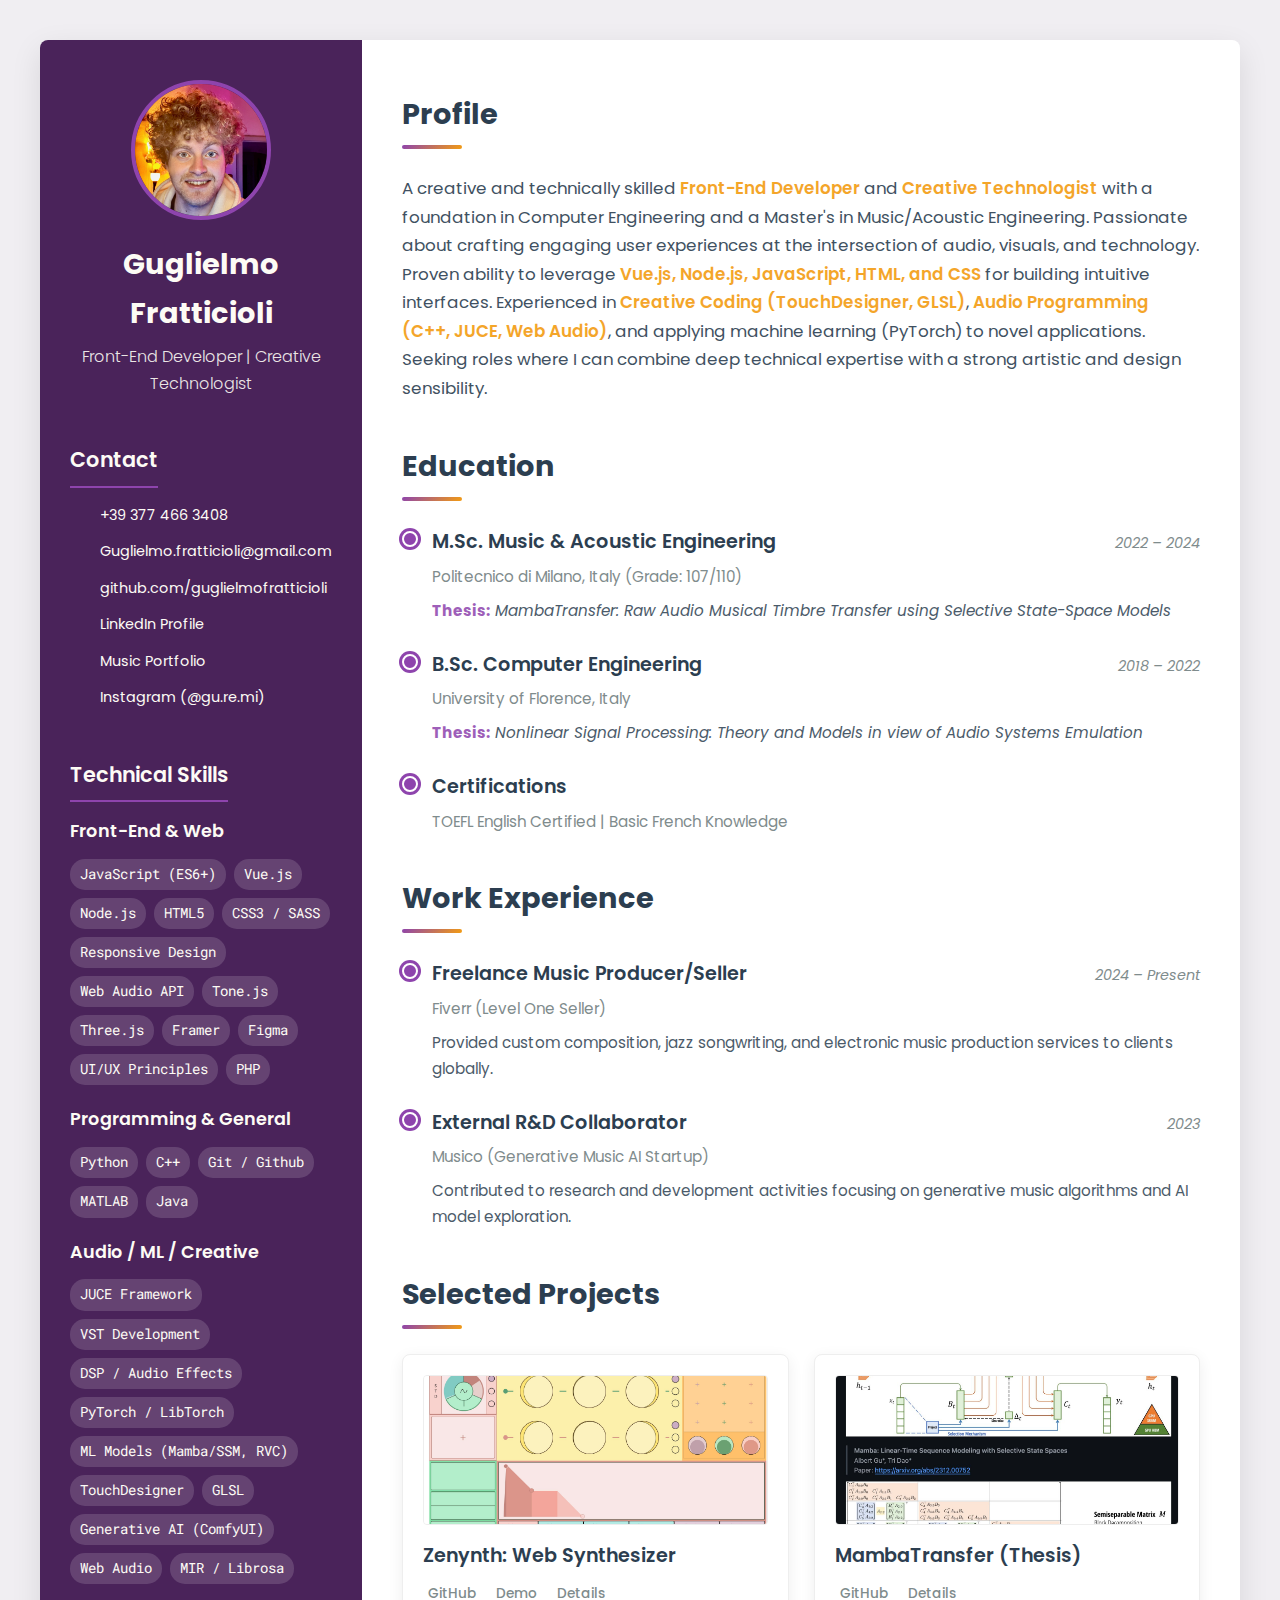
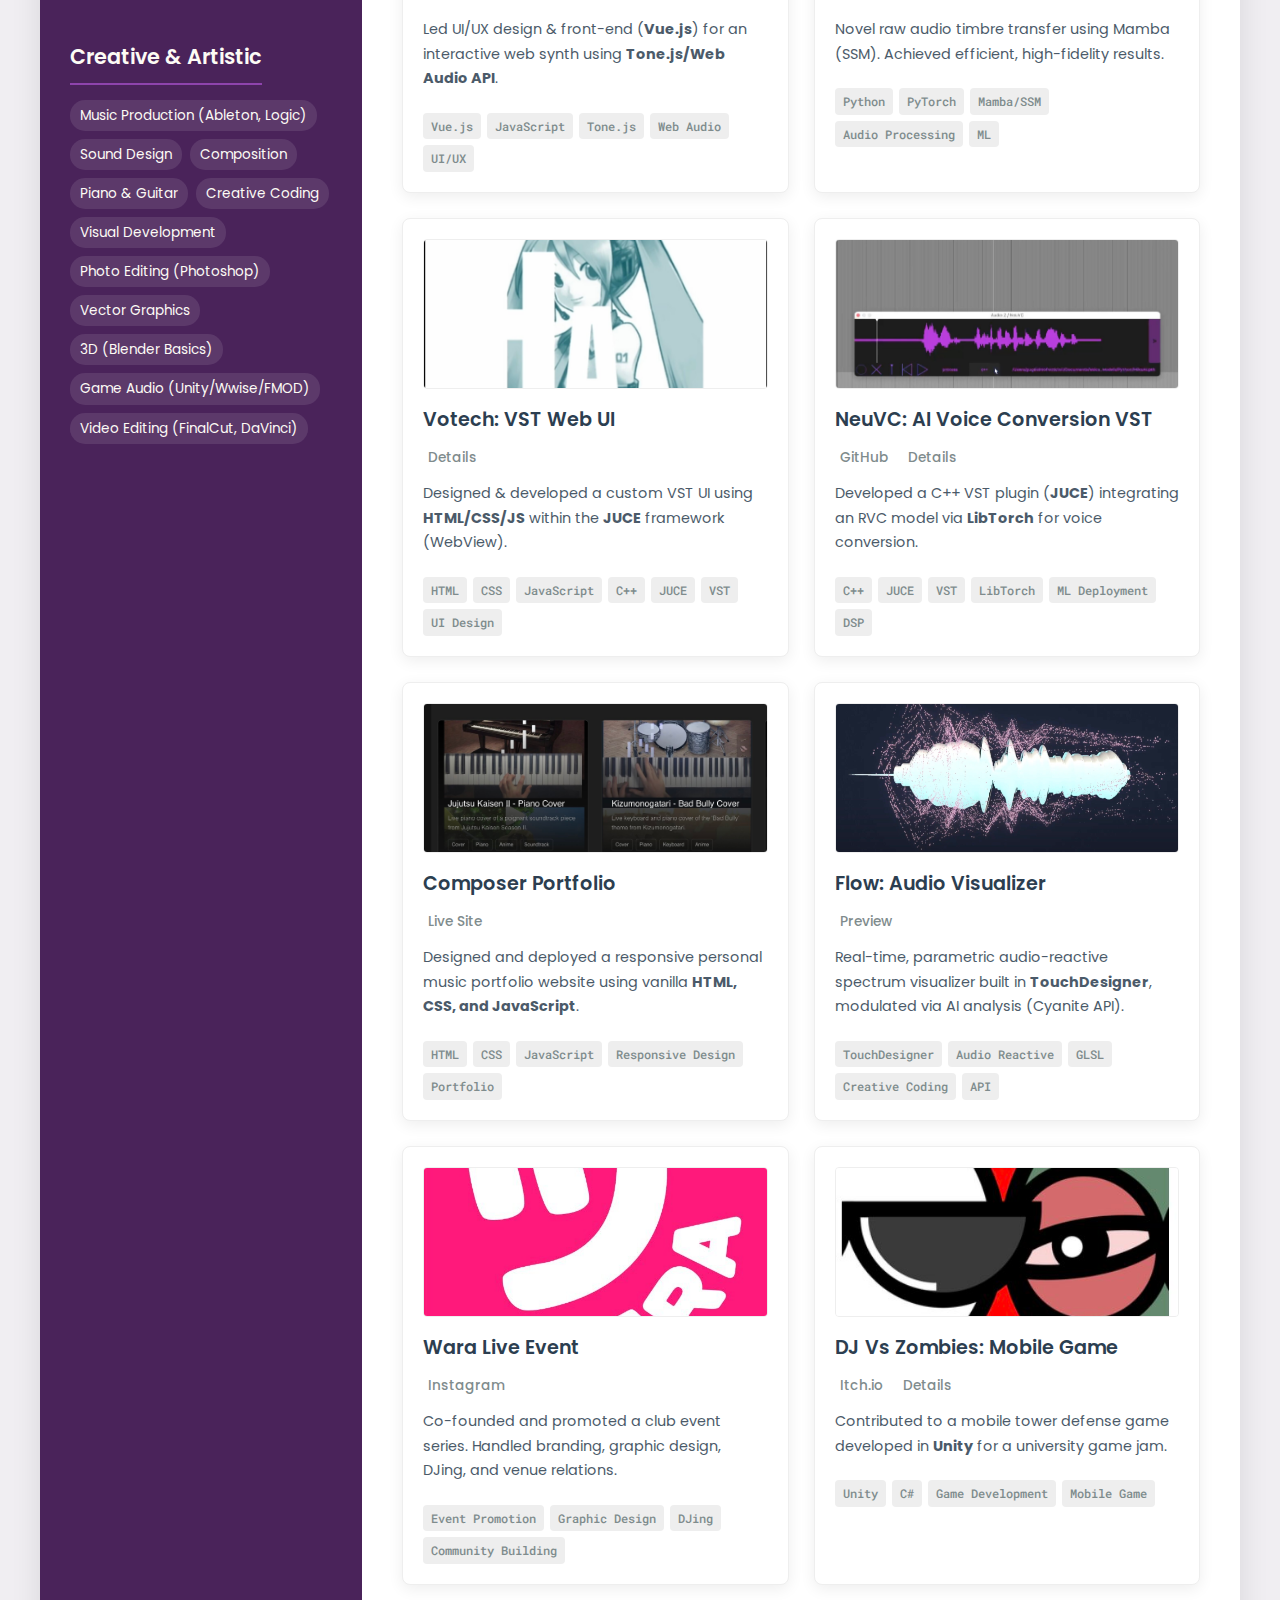
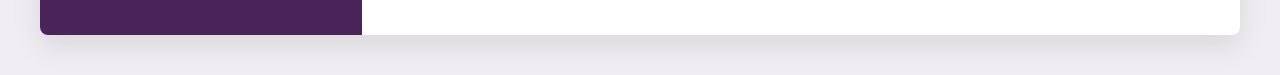
<file: CVArt2.html>
<!DOCTYPE html>
<html lang="en">
<head>
    <meta charset="UTF-8">
    <meta name="viewport" content="width=device-width, initial-scale=1.0">
    <title>Guglielmo Fratticioli - Front-End Developer & Creative Technologist</title>
    <!-- Fonts -->
    <link rel="preconnect" href="https://fonts.googleapis.com">
    <link rel="preconnect" href="https://fonts.gstatic.com" crossorigin>
    <link href="https://fonts.googleapis.com/css2?family=Poppins:wght@300;400;600;700&family=Roboto+Mono:wght@400;500&display=swap" rel="stylesheet">
    <!-- Font Awesome -->
    <link rel="stylesheet" href="https://cdnjs.cloudflare.com/ajax/libs/font-awesome/6.5.1/css/all.min.css" integrity="sha512-DTOQO9RWCH3ppGqcWaEA1BIZOC6xxalwEsw9c2QQeAIftl+Vegovlnee1c9QX4TctnWMn13TZye+giMm8e2LwA==" crossorigin="anonymous" referrerpolicy="no-referrer" />

    <!-- Internal CSS -->
    <style>
        /* ====================
              VARIABLES & RESET (Updated Palette)
           ==================== */
        :root {
            /* --- Palette from Image --- */
            --primary-color: #8e44ad; /* Vibrant Purple (from magenta lighting) */
            --secondary-color: #f39c12; /* Warm Orange (from lamp light) */
            --dark-base: #2c3e50;      /* Dark Blue-Grey (for text, can adjust) */
            --dark-bg: #4a235a;        /* Dark Purple (sidebar bg, derived from primary) */
            --light-bg: #fdfbf5;       /* Very Light Cream/Off-white (like hoodie/warm neutral) */
            --medium-grey: #7f8c8d;   /* Medium Grey (subtle text/borders) */
            --pure-white: #ffffff;     /* Pure White (card backgrounds) */

            /* --- Derived Variables --- */
            --text-light: var(--light-bg);       /* Text on dark background */
            --text-dark: var(--dark-base);       /* Default dark text */
            --text-medium: var(--medium-grey); /* Less prominent text */
            --page-bg: #f0eef2; /* Slightly cool light grey for overall page background */
            --card-shadow: 0 4px 15px rgba(0, 0, 0, 0.07);
            --card-hover-shadow: 0 8px 25px rgba(0, 0, 0, 0.1);
            --border-radius: 8px;
            --transition-speed: 0.3s;

            /* Gradient using the new palette */
            --primary-gradient: linear-gradient(135deg, var(--primary-color), var(--secondary-color)); /* Purple to Orange */
        }


        * {
            box-sizing: border-box;
            margin: 0;
            padding: 0;
        }

        html {
             scroll-behavior: smooth;
        }

        body {
            font-family: 'Poppins', sans-serif;
            line-height: 1.7;
            color: var(--text-dark);
            background-color: var(--page-bg); /* Use the new page background */
            -webkit-font-smoothing: antialiased;
            -moz-osx-font-smoothing: grayscale;
        }

        a {
            text-decoration: none;
            /* Keep default link color potentially different or use primary */
            color: var(--primary-color);
            transition: color var(--transition-speed) ease;
        }

        a:hover {
            color: var(--secondary-color); /* Use orange for hover */
        }

        h1, h2, h3, h4, h5, h6 {
            font-weight: 600;
            margin-bottom: 0.8em;
            color: var(--text-dark); /* Default heading color */
        }

        ul {
            list-style: none;
        }

        img {
            max-width: 100%;
            height: auto;
            display: block;
        }

        /* ====================
              LAYOUT WRAPPER
           ==================== */
        .cv-wrapper {
            display: flex;
            max-width: 1200px; /* Increased max-width */
            margin: 40px auto;
            background-color: var(--pure-white); /* Ensure main content area is white */
            box-shadow: 0 10px 30px rgba(0, 0, 0, 0.1);
            border-radius: var(--border-radius);
            overflow: hidden; /* Ensure children don't overflow rounded corners */
        }

        /* ====================
              SIDEBAR
           ==================== */
        .sidebar {
            flex: 0 0 300px; /* Fixed width sidebar */
            background-color: var(--dark-bg); /* Use dark purple sidebar */
            color: var(--text-light);
            padding: 40px 30px;
        }

        .sidebar h1, .sidebar h2, .sidebar h3 {
            color: var(--text-light);
        }

        .sidebar-content {
            display: flex;
            flex-direction: column;
            gap: 35px; /* Spacing between sections in sidebar */
        }

        .profile-header {
            text-align: center;
            margin-bottom: 10px; /* Adjust spacing below header */
        }

        #profile-pic {
            width: 140px;
            height: 140px;
            border-radius: 50%;
            object-fit: cover;
            margin: 0 auto 20px auto;
            border: 4px solid var(--primary-color); /* Purple border */
        }

        .profile-header h1 {
            font-size: 1.8em;
            font-weight: 700;
            margin-bottom: 5px;
        }

        .profile-header .subtitle {
            font-size: 1em;
            font-weight: 300;
            color: var(--light-bg); /* Use light background color for subtitle */
            opacity: 0.9;
        }

        .sidebar section h2 {
            font-size: 1.3em;
            margin-bottom: 15px;
            padding-bottom: 8px;
            border-bottom: 2px solid var(--primary-color); /* Purple border */
            display: inline-block; /* Make border only as wide as text */
        }

        /* Contact Info */
        .contact-info ul {
            padding-left: 0;
        }

        .contact-info li {
            margin-bottom: 12px;
        }

        .contact-info a {
            color: var(--text-light); /* Links in sidebar are light */
            font-size: 0.9em;
            display: flex; /* Align icon and text */
            align-items: center;
            gap: 10px; /* Space between icon and text */
            transition: color var(--transition-speed) ease;
        }

        .contact-info a:hover {
            color: var(--secondary-color); /* Orange hover for links */
        }

        .contact-info i {
            color: var(--primary-color); /* Purple icons */
            font-size: 1.1em;
            width: 20px; /* Ensure icons align */
            text-align: center;
        }

        /* Skills Section */
        #skills h3, #artistic-skills h3 { /* For consistency if h3 is used */
            font-size: 1.1em;
            color: var(--text-light);
            margin-bottom: 12px;
            font-weight: 600;
        }

        .skill-category {
            margin-bottom: 20px;
        }

        .skill-tags {
            display: flex;
            flex-wrap: wrap;
            gap: 8px;
        }

        .skill-tags span {
            display: inline-block;
            background-color: rgba(255, 255, 255, 0.15); /* Subtle background */
            color: var(--text-light);
            padding: 4px 10px;
            border-radius: 15px; /* Pill shape */
            font-size: 0.85em;
            font-family: 'Roboto Mono', monospace; /* Monospace for techy feel */
            transition: background-color var(--transition-speed) ease, color var(--transition-speed) ease;
            cursor: default; /* Indicate they aren't clickable */
        }

        .skill-tags span:hover {
            background-color: var(--secondary-color); /* Orange background on hover */
            color: var(--dark-base); /* Dark text on orange hover */
        }

        /* Artistic Skills (reuse skill-tags) */
        #artistic-skills .skill-tags span {
            background-color: rgba(255, 255, 255, 0.1); /* Slightly different if needed */
            font-family: 'Poppins', sans-serif; /* Use main font if preferred */
        }


        /* ====================
              MAIN CONTENT
           ==================== */
        .main-content {
            flex: 1; /* Takes remaining space */
            padding: 50px 40px;
            overflow-y: auto; /* Allows scrolling if content overflows */
        }

        .main-content section {
            margin-bottom: 40px;
        }

        .main-content section:last-child {
            margin-bottom: 0;
        }

        .main-content h2 {
            font-size: 1.8em;
            font-weight: 700;
            color: var(--text-dark);
            margin-bottom: 25px;
            position: relative;
            padding-bottom: 10px;
        }
        /* Underline effect for main section titles */
        .main-content h2::after {
            content: '';
            position: absolute;
            left: 0;
            bottom: 0;
            width: 60px;
            height: 4px;
            background: var(--primary-gradient); /* Use the new Purple -> Orange gradient */
            border-radius: 2px;
        }

        #profile p {
            font-size: 1.05em;
            color: var(--text-dark);
            opacity: 0.9;
        }

        #profile strong {
            color: var(--secondary-color); /* Orange for emphasis */
            font-weight: 600;
        }


        /* Experience & Education Timeline Style */
        .timeline {
            padding-left: 0;
            position: relative;
        }

        .timeline li {
            margin-bottom: 25px;
            padding-left: 30px; /* Indent content from potential line/bullet */
            position: relative;
        }

        /* Timeline bullet */
        .timeline li::before {
            content: '';
            position: absolute;
            left: 0;
            top: 5px;
            width: 12px;
            height: 12px;
            background: var(--primary-color); /* Purple bullet */
            border: 2px solid var(--pure-white); /* Keep white border */
            border-radius: 50%;
            box-shadow: 0 0 0 3px var(--primary-color); /* Purple halo effect */
        }


        .item-header {
            display: flex;
            justify-content: space-between;
            align-items: baseline;
            margin-bottom: 5px;
            flex-wrap: wrap; /* Allow wrapping */
        }

        .item-header h3 {
            font-size: 1.2em;
            color: var(--text-dark);
            margin-bottom: 0; /* Reset margin */
            font-weight: 600;
        }

        .date {
            font-size: 0.9em;
            color: var(--text-medium);
            font-style: italic;
            white-space: nowrap;
            margin-left: 10px; /* Space if title wraps */
        }

        .institution {
            font-weight: 400;
            color: var(--text-medium);
            margin-bottom: 8px;
            font-size: 0.95em;
        }

        .timeline p {
            font-size: 0.95em;
            color: var(--text-dark);
            opacity: 0.85;
            margin-top: 5px;
        }
        .thesis-title {
            font-size: 0.95em;
            color: var(--text-dark);
            margin-top: 8px;
            font-style: italic;
        }
        .thesis-title strong {
            font-style: normal; /* Remove italic from "Thesis:" */
            color: var(--primary-color); /* Purple for "Thesis:" text */
        }


        /* Projects Section */
        .projects-grid {
            display: grid;
            grid-template-columns: repeat(auto-fit, minmax(280px, 1fr)); /* Responsive grid */
            gap: 25px;
        }

        .project-card {
            background-color: var(--pure-white); /* Ensure cards are white */
            border: 1px solid #eee; /* Lighter border */
            border-radius: var(--border-radius);
            padding: 20px;
            box-shadow: var(--card-shadow);
            transition: transform var(--transition-speed) ease, box-shadow var(--transition-speed) ease;
            display: flex; /* Align image and content */
            flex-direction: column; /* Stack image above content */
        }

        .project-card:hover {
            transform: translateY(-5px);
            box-shadow: var(--card-hover-shadow);
        }

        .project-image {
            width: 100%; /* Full width */
            height: 150px; /* Fixed height */
            object-fit: cover; /* Cover the area */
            border-radius: calc(var(--border-radius) - 4px); /* Slightly smaller radius */
            margin-bottom: 15px;
            border: 1px solid #eee; /* Lighter border */
        }

        .project-content h3 {
            font-size: 1.2em;
            color: var(--text-dark);
            margin-bottom: 10px;
        }

        .project-links {
            margin-bottom: 12px;
            font-size: 0.85em;
            display: flex;
            flex-wrap: wrap;
            gap: 15px; /* Space between links */
        }

        .project-links a {
            color: var(--text-medium); /* Use medium grey for project links text */
            font-weight: 500;
            display: inline-flex; /* Align icon and text */
            align-items: center;
            gap: 5px; /* Space icon and text */
            transition: color var(--transition-speed) ease; /* Ensure transition applies */
        }

        .project-links a i {
            color: var(--primary-color); /* Purple icons */
            transition: color var(--transition-speed) ease; /* Add transition to icon color */
        }

        .project-links a:hover {
            color: var(--secondary-color); /* Orange hover for link text */
        }
        .project-links a:hover i {
            color: var(--secondary-color); /* Orange icon hover */
        }


        .project-content p {
            font-size: 0.9em;
            color: var(--text-dark);
            opacity: 0.85;
            margin-bottom: 12px;
            flex-grow: 1; /* Allow p to grow if card height varies */
        }

        .project-tags {
            margin-top: auto; /* Push tags to the bottom */
            padding-top: 10px; /* Space above tags */
            display: flex;
            flex-wrap: wrap;
            gap: 6px;
        }

        .project-tags span {
            display: inline-block;
            background-color: #eee; /* Lighter grey background for tags */
            color: var(--text-medium); /* Medium grey text for tags */
            padding: 3px 8px;
            border-radius: 4px;
            font-size: 0.75em;
            font-family: 'Roboto Mono', monospace;
            font-weight: 500;
        }

        /* ====================
              RESPONSIVENESS
           ==================== */

        @media (max-width: 992px) {
            .cv-wrapper {
                flex-direction: column;
                margin: 20px; /* Reduce margin */
                max-width: 95%;
            }

            .sidebar {
                flex: 0 0 auto; /* Reset flex basis */
                width: 100%;
                padding: 30px 25px;
            }

            .main-content {
                padding: 40px 25px;
            }

            #profile-pic {
                width: 120px;
                height: 120px;
            }

            .projects-grid {
                /* Ensure at least 2 columns if space allows */
                grid-template-columns: repeat(auto-fit, minmax(250px, 1fr));
            }
        }

        @media (max-width: 768px) {
             body {
                line-height: 1.6;
             }
            .sidebar {
                padding: 25px 20px;
            }
            .main-content {
                padding: 35px 20px;
            }

            .profile-header h1 {
                font-size: 1.6em;
            }
            .main-content h2 {
                font-size: 1.6em;
            }

            .item-header {
                flex-direction: column; /* Stack title and date */
                align-items: flex-start;
            }
            .date {
                margin-left: 0;
                margin-top: 3px;
                font-size: 0.85em;
            }
            .project-image {
                height: 120px; /* Adjust height for smaller cards */
            }
            .project-card {
                padding: 15px;
            }
            .project-content h3 {
                font-size: 1.1em;
            }

        }

        @media (max-width: 480px) {
             .cv-wrapper {
                margin: 10px;
                border-radius: 0; /* Full width on smallest screens */
                box-shadow: none;
            }
             .sidebar {
                padding: 20px 15px;
            }
            .main-content {
                padding: 30px 15px;
            }

            #profile-pic {
                width: 100px;
                height: 100px;
                border-width: 3px;
            }
             .profile-header h1 {
                font-size: 1.4em;
            }
            .profile-header .subtitle {
                font-size: 0.9em;
            }
             .main-content h2 {
                font-size: 1.4em;
                margin-bottom: 20px;
             }
              .main-content h2::after {
                  width: 40px;
                  height: 3px;
              }
             .contact-info a {
                font-size: 0.85em;
                gap: 8px;
             }
            .skill-tags span {
                font-size: 0.8em;
                padding: 3px 8px;
            }
            .item-header h3 {
                font-size: 1.1em;
            }
            .timeline li {
                padding-left: 25px; /* Adjust indent */
            }
             .timeline li::before {
                 width: 10px;
                 height: 10px;
                 left: -2px; /* Adjust positioning */
                 box-shadow: 0 0 0 2px var(--primary-color);
             }

            .projects-grid {
                grid-template-columns: 1fr; /* Single column */
                gap: 20px;
            }
             .project-image {
                height: 150px; /* Maybe increase height again for single column */
            }
        }
    </style>
</head>
<body>
    <div class="cv-wrapper">
        <!-- ====================
              SIDEBAR
        ===================== -->
        <aside class="sidebar">
            <div class="sidebar-content">
                <div class="profile-header">
                    <!-- !! REPLACE 'profile.jpg' with the actual path !! -->
                    <img src="profile.jpg" alt="Profile photo of Guglielmo Fratticioli" id="profile-pic">
                    <h1>Guglielmo Fratticioli</h1>
                    <div class="subtitle">Front-End Developer | Creative Technologist</div>
                </div>

                <section class="contact-info">
                    <h2>Contact</h2>
                    <ul>
                        <li><a href="tel:+393774663408"><i class="fas fa-phone fa-fw"></i> +39 377 466 3408</a></li>
                        <li><a href="mailto:Guglielmo.fratticioli@gmail.com"><i class="fas fa-envelope fa-fw"></i> Guglielmo.fratticioli@gmail.com</a></li>
                        <li><a href="https://github.com/guglielmofratticioli" target="_blank" rel="noopener noreferrer"><i class="fab fa-github fa-fw"></i> github.com/guglielmofratticioli</a></li>
                         <li><a href="https://www.linkedin.com/in/guglielmo-fratticioli-3355b4210/" target="_blank" rel="noopener noreferrer"><i class="fab fa-linkedin fa-fw"></i> LinkedIn Profile</a></li>
                        <li><a href="https://guglielmofratticioli.github.io/Guglielmo-Fratticioli-Composer/" target="_blank" rel="noopener noreferrer"><i class="fas fa-globe fa-fw"></i> Music Portfolio</a></li>
                        <li><a href="https://www.instagram.com/gu.re.mi/" target="_blank" rel="noopener noreferrer"><i class="fab fa-instagram fa-fw"></i> Instagram (@gu.re.mi)</a></li>
                        <!-- Add location if desired: <li><i class="fas fa-map-marker-alt fa-fw"></i> Florence, Italy</li> -->
                    </ul>
                </section>

                <section id="skills">
                    <h2>Technical Skills</h2>
                    <div class="skill-category">
                        <h3>Front-End & Web</h3>
                        <div class="skill-tags">
                            <span>JavaScript (ES6+)</span>
                            <span>Vue.js</span>
                            <span>Node.js</span>
                            <span>HTML5</span>
                            <span>CSS3 / SASS</span>
                            <span>Responsive Design</span>
                            <span>Web Audio API</span>
                            <span>Tone.js</span>
                            <span>Three.js</span>
                            <span>Framer</span>
                            <span>Figma</span>
                            <span>UI/UX Principles</span>
                            <span>PHP</span>
                        </div>
                    </div>
                    <div class="skill-category">
                        <h3>Programming & General</h3>
                         <div class="skill-tags">
                            <span>Python</span>
                            <span>C++</span>
                            <span>Git / Github</span>
                            <span>MATLAB</span>
                            <span>Java</span>
                        </div>
                    </div>
                    <div class="skill-category">
                        <h3>Audio / ML / Creative</h3>
                        <div class="skill-tags">
                            <span>JUCE Framework</span>
                            <span>VST Development</span>
                            <span>DSP / Audio Effects</span>
                            <span>PyTorch / LibTorch</span>
                            <span>ML Models (Mamba/SSM, RVC)</span>
                            <span>TouchDesigner</span>
                            <span>GLSL</span>
                            <span>Generative AI (ComfyUI)</span>
                            <span>Web Audio</span>
                            <span>MIR / Librosa</span>
                        </div>
                    </div>
                </section>

                 <section id="artistic-skills">
                    <h2>Creative & Artistic</h2>
                     <div class="skill-tags">
                         <span>Music Production (Ableton, Logic)</span>
                         <span>Sound Design</span>
                         <span>Composition</span>
                         <span>Piano & Guitar</span>
                         <span>Creative Coding</span>
                         <span>Visual Development</span>
                         <span>Photo Editing (Photoshop)</span>
                         <span>Vector Graphics</span>
                         <span>3D (Blender Basics)</span>
                         <span>Game Audio (Unity/Wwise/FMOD)</span>
                         <span>Video Editing (FinalCut, DaVinci)</span>
                     </div>
                 </section>

            </div>
        </aside>

        <!-- ====================
              MAIN CONTENT
        ===================== -->
        <main class="main-content">

            <section id="profile">
                <h2>Profile</h2>
                <p>
                    A creative and technically skilled <strong>Front-End Developer</strong> and <strong>Creative Technologist</strong> with a foundation in Computer Engineering and a Master's in Music/Acoustic Engineering. Passionate about crafting engaging user experiences at the intersection of audio, visuals, and technology. Proven ability to leverage <strong>Vue.js, Node.js, JavaScript, HTML, and CSS</strong> for building intuitive interfaces. Experienced in <strong>Creative Coding (TouchDesigner, GLSL)</strong>, <strong>Audio Programming (C++, JUCE, Web Audio)</strong>, and applying machine learning (PyTorch) to novel applications. Seeking roles where I can combine deep technical expertise with a strong artistic and design sensibility.
                </p>
            </section>

            <section id="education">
                <h2>Education</h2>
                <ul class="timeline">
                    <li>
                        <div class="item-header">
                            <h3>M.Sc. Music & Acoustic Engineering</h3>
                            <span class="date">2022 – 2024</span>
                        </div>
                        <div class="institution">Politecnico di Milano, Italy (Grade: 107/110)</div>
                        <p class="thesis-title"><strong>Thesis:</strong> MambaTransfer: Raw Audio Musical Timbre Transfer using Selective State-Space Models</p>
                        <!-- <p>Developed a novel, computationally efficient timbre transfer model operating directly on raw audio using Mamba (SSM).</p> -->
                    </li>
                    <li>
                        <div class="item-header">
                            <h3>B.Sc. Computer Engineering</h3>
                            <span class="date">2018 – 2022</span>
                        </div>
                        <div class="institution">University of Florence, Italy</div>
                        <p class="thesis-title"><strong>Thesis:</strong> Nonlinear Signal Processing: Theory and Models in view of Audio Systems Emulation</p>
                        <!-- <p>Focused on modeling nonlinear audio systems (distortion emulation) using black-box approaches like Hammerstein models.</p> -->
                    </li>
                    <li>
                         <div class="item-header">
                            <h3>Certifications</h3>
                         </div>
                         <div class="institution">TOEFL English Certified | Basic French Knowledge</div>
                    </li>
                </ul>
            </section>

            <section id="experience">
                <h2>Work Experience</h2>
                 <ul class="timeline">
                    <li>
                        <div class="item-header">
                            <h3>Freelance Music Producer/Seller</h3>
                            <span class="date">2024 – Present</span>
                        </div>
                        <div class="institution">Fiverr (Level One Seller)</div>
                         <p>Provided custom composition, jazz songwriting, and electronic music production services to clients globally.</p>
                    </li>
                     <li>
                        <div class="item-header">
                            <h3>External R&D Collaborator</h3>
                            <span class="date">2023</span>
                        </div>
                        <div class="institution">Musico (Generative Music AI Startup)</div>
                         <p>Contributed to research and development activities focusing on generative music algorithms and AI model exploration.</p>
                    </li>
                </ul>
            </section>

            <section id="projects">
                <h2>Selected Projects</h2>
                <div class="projects-grid">

                    <div class="project-card">
                         <!-- !! Replace with actual path or placeholder service like picsum.photos if needed !! -->
                         <img src="images/Zenynth.jpg" alt="Zenynth Web Synthesizer UI" class="project-image">
                         <div class="project-content">
                            <h3>Zenynth: Web Synthesizer</h3>
                            <div class="project-links">
                                <a href="https://github.com/guglielmofratticioli/zenyth" target="_blank" rel="noopener noreferrer"><i class="fab fa-github"></i> GitHub</a>
                                <a href="https://eliapirrello.github.io/zenyth/" target="_blank" rel="noopener noreferrer"><i class="fas fa-play-circle"></i> Demo</a>
                                <a href="https://www.notion.so/guglielmo-fratticioli/Zenynth-Web-based-Synthesizer-17788a034d90804cbddfdeeb88578d31" target="_blank" rel="noopener noreferrer"><i class="fas fa-book-open"></i> Details</a>
                            </div>
                            <p>Led UI/UX design & front-end (<strong>Vue.js</strong>) for an interactive web synth using <strong>Tone.js/Web Audio API</strong>.</p>
                            <div class="project-tags">
                                <span>Vue.js</span><span>JavaScript</span><span>Tone.js</span><span>Web Audio</span><span>UI/UX</span>
                            </div>
                        </div>
                    </div>

                    <div class="project-card">
                        <!-- !! Replace with actual path !! -->
                        <img src="images/MambaTransfer.jpg" alt="MambaTransfer Project Diagram" class="project-image">
                        <div class="project-content">
                            <h3>MambaTransfer (Thesis)</h3>
                            <div class="project-links">
                                <a href="https://github.com/guglielmofratticioli/MambaTransfer" target="_blank" rel="noopener noreferrer"><i class="fab fa-github"></i> GitHub</a>
                                <a href="https://guglielmo-fratticioli.notion.site/MambaTransfer-17788a034d908005afd5dabc96d3ab03" target="_blank" rel="noopener noreferrer"><i class="fas fa-book-open"></i> Details</a>
                            </div>
                            <p>Novel raw audio timbre transfer using Mamba (SSM). Achieved efficient, high-fidelity results.</p>
                             <div class="project-tags">
                                <span>Python</span><span>PyTorch</span><span>Mamba/SSM</span><span>Audio Processing</span><span>ML</span>
                            </div>
                        </div>
                    </div>

                    <div class="project-card">
                       <!-- !! Replace with actual path !! -->
                       <img src="images/Votech.jpg" alt="Votech VST UI Mockup" class="project-image">
                       <div class="project-content">
                           <h3>Votech: VST Web UI</h3>
                           <div class="project-links">
                               <a href="https://www.notion.so/guglielmo-fratticioli/Votech-Project-17788a034d9080a89c77cc6b9ef69356" target="_blank" rel="noopener noreferrer"><i class="fas fa-book-open"></i> Details</a>
                           </div>
                           <p>Designed & developed a custom VST UI using <strong>HTML/CSS/JS</strong> within the <strong>JUCE</strong> framework (WebView).</p>
                            <div class="project-tags">
                                <span>HTML</span><span>CSS</span><span>JavaScript</span><span>C++</span><span>JUCE</span><span>VST</span><span>UI Design</span>
                            </div>
                       </div>
                   </div>

                    <div class="project-card">
                        <!-- !! Replace with actual path !! -->
                        <img src="images/NeuVC.jpg" alt="NeuVC VST Plugin Interface" class="project-image">
                        <div class="project-content">
                           <h3>NeuVC: AI Voice Conversion VST</h3>
                           <div class="project-links">
                               <a href="https://github.com/guglielmofratticioli/NeuVC" target="_blank" rel="noopener noreferrer"><i class="fab fa-github"></i> GitHub</a>
                               <a href="https://guglielmo-fratticioli.notion.site/Singing-Voice-Conversion-C-17788a034d90803a8879c8b0dfff6dd8?pvs=74" target="_blank" rel="noopener noreferrer"><i class="fas fa-book-open"></i> Details</a>
                           </div>
                           <p>Developed a C++ VST plugin (<strong>JUCE</strong>) integrating an RVC model via <strong>LibTorch</strong> for voice conversion.</p>
                            <div class="project-tags">
                                <span>C++</span><span>JUCE</span><span>VST</span><span>LibTorch</span><span>ML Deployment</span><span>DSP</span>
                            </div>
                       </div>
                   </div>

                   <div class="project-card">
                        <!-- !! Replace with actual path !! -->
                        <img src="images/ComposerWebsite.jpg" alt="Composer Portfolio Website Screenshot" class="project-image">
                        <div class="project-content">
                            <h3>Composer Portfolio</h3>
                            <div class="project-links">
                                <a href="https://guglielmofratticioli.github.io/Guglielmo-Fratticioli-Composer/" target="_blank" rel="noopener noreferrer"><i class="fas fa-globe"></i> Live Site</a>
                            </div>
                            <p>Designed and deployed a responsive personal music portfolio website using vanilla <strong>HTML, CSS, and JavaScript</strong>.</p>
                            <div class="project-tags">
                                <span>HTML</span><span>CSS</span><span>JavaScript</span><span>Responsive Design</span><span>Portfolio</span>
                            </div>
                        </div>
                    </div>

                    <div class="project-card">
                       <!-- !! Replace with actual path !! -->
                       <img src="images/Flow.jpg" alt="FLow Visualizer" class="project-image">
                       <div class="project-content">
                           <h3>Flow: Audio Visualizer</h3>
                           <div class="project-links">
                                <a href="https://www.youtube.com/watch?v=XEx1DSJqxcQ" target="_blank" rel="noopener noreferrer"><i class="fab fa-youtube"></i> Preview</a>
                           </div>
                           <p>Real-time, parametric audio-reactive spectrum visualizer built in <strong>TouchDesigner</strong>, modulated via AI analysis (Cyanite API).</p>
                            <div class="project-tags">
                                <span>TouchDesigner</span><span>Audio Reactive</span><span>GLSL</span><span>Creative Coding</span><span>API</span>
                            </div>
                       </div>
                   </div>

                    <div class="project-card">
                        <!-- !! Replace with actual path !! -->
                        <img src="images/Wara.jpg" alt="Wara Live Event Flyer" class="project-image">
                        <div class="project-content">
                            <h3>Wara Live Event</h3>
                            <div class="project-links">
                                <a href="https://www.instagram.com/wara.live/" target="_blank" rel="noopener noreferrer"><i class="fab fa-instagram"></i> Instagram</a>
                                <!-- Add more links if available -->
                            </div>
                            <p>Co-founded and promoted a club event series. Handled branding, graphic design, DJing, and venue relations.</p>
                            <div class="project-tags">
                                <span>Event Promotion</span><span>Graphic Design</span><span>DJing</span><span>Community Building</span>
                            </div>
                        </div>
                    </div>

                    <div class="project-card">
                        <!-- !! Replace with actual path !! -->
                        <img src="images/DJVsZombies.jpg" alt="DJ Vs Zombies Game Screenshot" class="project-image">
                        <div class="project-content">
                            <h3>DJ Vs Zombies: Mobile Game</h3>
                            <div class="project-links">
                                <a href="https://polimi-game-collective.itch.io/dj-vs-zombies" target="_blank" rel="noopener noreferrer"><i class="fab fa-itch-io"></i> Itch.io</a>
                                <a href="https://www.notion.so/guglielmo-fratticioli/DJ-Vs-Zombies-Unity-17788a034d9080e6b3a7cae34f1df527" rel="noopener noreferrer"><i class="fas fa-book-open"></i> Details</a>
                            </div>
                            <p>Contributed to a mobile tower defense game developed in <strong>Unity</strong> for a university game jam.</p>
                            <div class="project-tags">
                                <span>Unity</span><span>C#</span><span>Game Development</span><span>Mobile Game</span>
                            </div>
                        </div>
                    </div>

                </div> <!-- /projects-grid -->
            </section>

        </main> <!-- /main-content -->
    </div> <!-- /cv-wrapper -->
</body>
</html>
</file>
